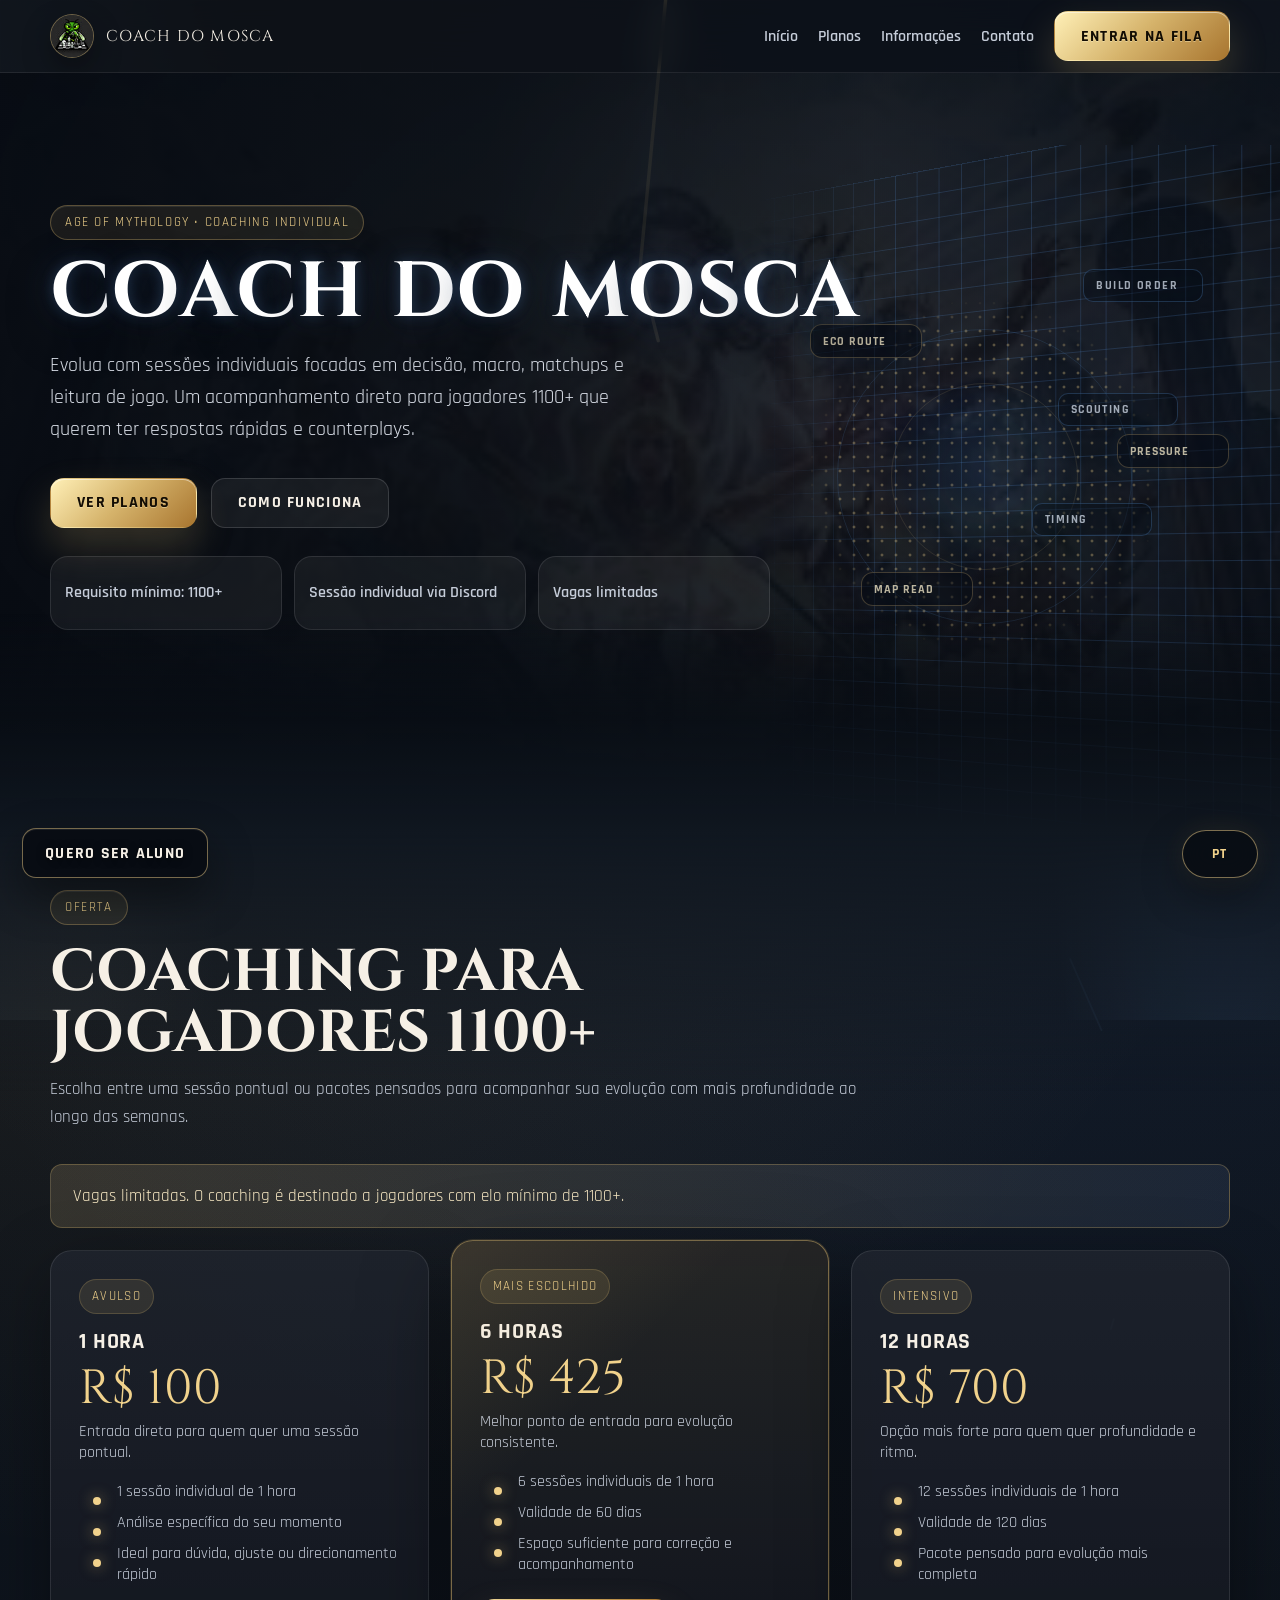
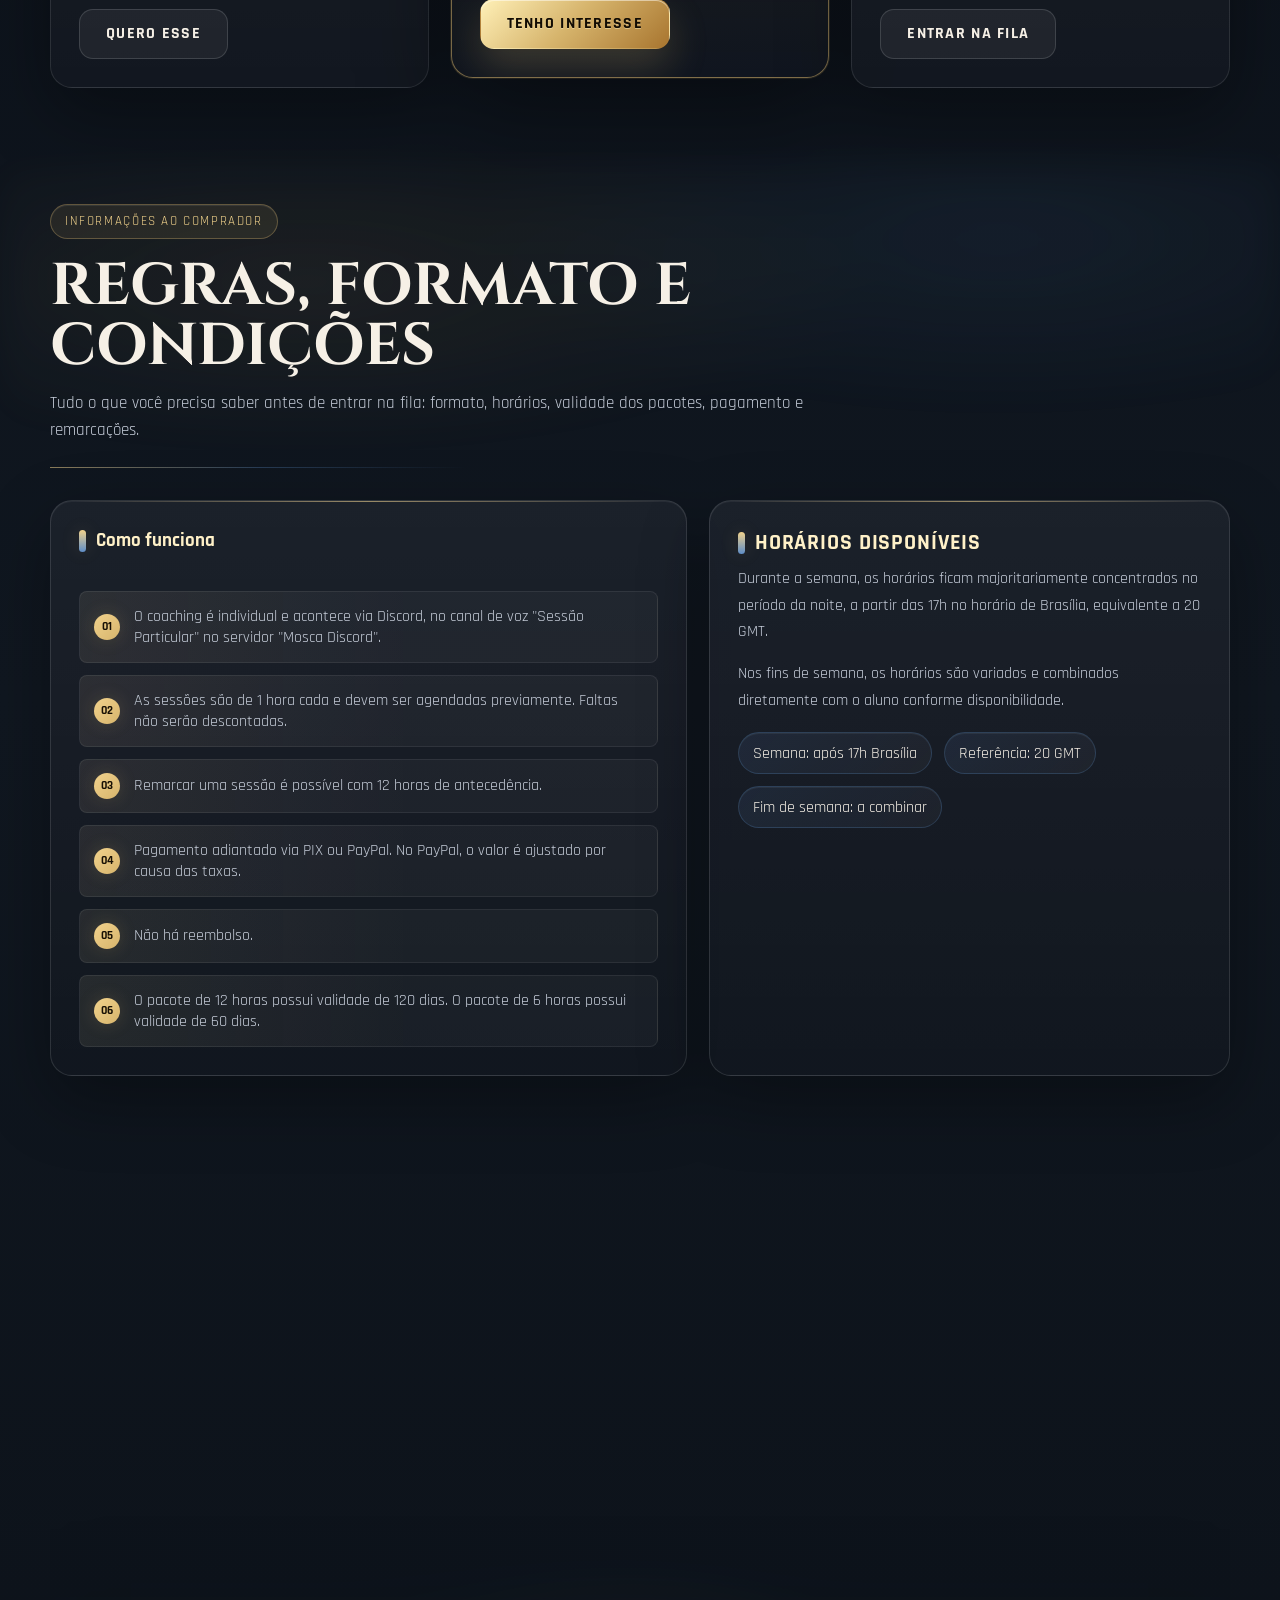
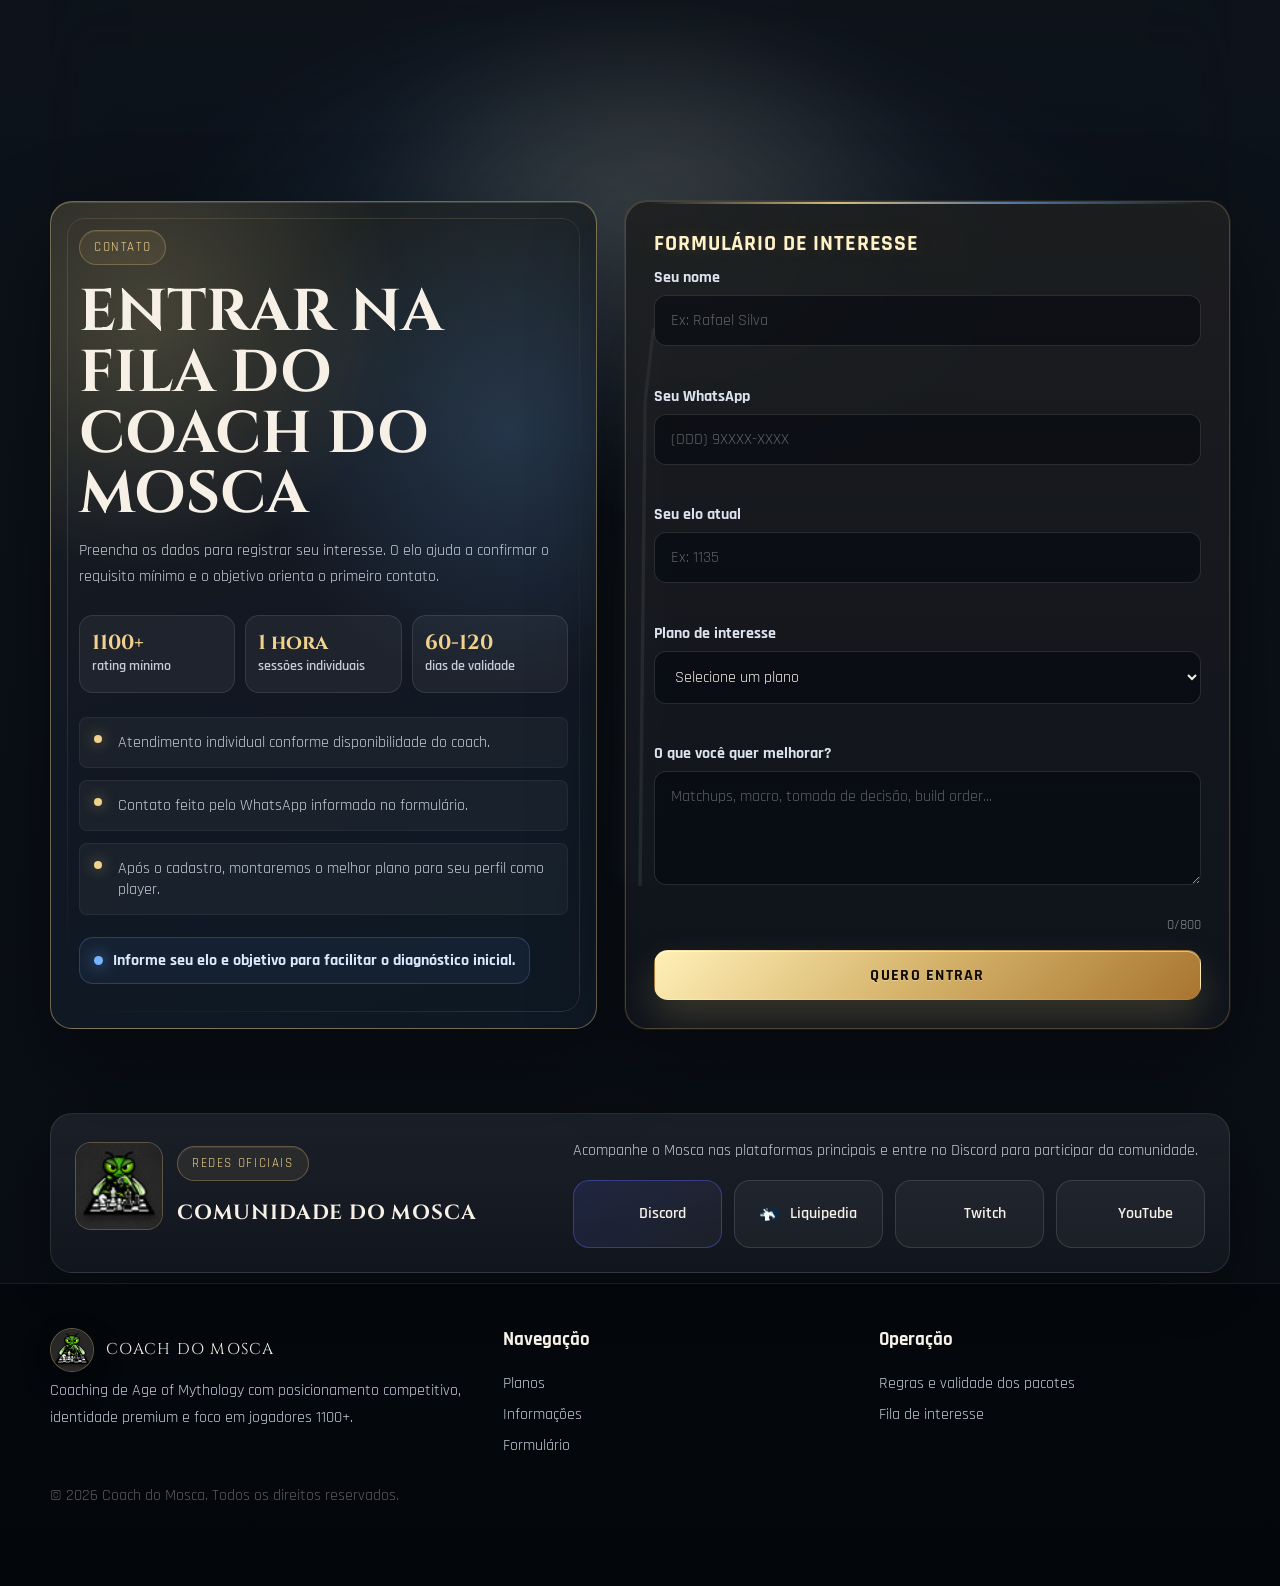
<file: index.html>
﻿<!DOCTYPE html>
<html lang="pt-BR">
<head>
    <meta charset="UTF-8">
    <meta name="viewport" content="width=device-width, initial-scale=1.0">
    <title>Coach do Mosca | Age of Mythology</title>
    <meta
        name="description"
        content="Coach do Mosca: coaching premium de Age of Mythology para jogadores 1100+ com aulas individuais, vagas limitadas e acompanhamento via Discord."
    >
    <link rel="icon" type="image/jpeg" href="IMAGENS/LOGO%20MOSCA.jpg">
    <link rel="apple-touch-icon" href="IMAGENS/LOGO%20MOSCA.jpg">
    <link rel="preconnect" href="https://fonts.googleapis.com">
    <link rel="preconnect" href="https://fonts.gstatic.com" crossorigin>
    <link href="https://fonts.googleapis.com/css2?family=Cinzel:wght@500;700;800&family=Rajdhani:wght@400;500;600;700&display=swap" rel="stylesheet">
    <style>
        :root {
            --color-bg: #090f18;
            --color-bg-deep: #070b12;
            --color-bg-elevated: #101826;
            --color-surface: rgba(11, 17, 26, 0.82);
            --color-surface-soft: rgba(255, 255, 255, 0.05);
            --color-surface-strong: rgba(255, 255, 255, 0.08);
            --color-border: rgba(255, 255, 255, 0.10);
            --color-border-gold: rgba(214, 180, 108, 0.28);
            --color-text: #f6f0e6;
            --color-text-soft: #c5ccd8;
            --color-text-muted: #7f8893;
            --color-gold: #d6b46c;
            --color-gold-strong: #f1d28c;
            --color-blue: #4f77b9;
            --color-blue-strong: #76b4ff;
            --color-red: #b5453c;
            --color-success: #61b490;
            --color-error: #d06b63;
            --font-display: Cinzel, Georgia, serif;
            --font-body: Rajdhani, "Segoe UI", Arial, sans-serif;
            --font-size-xs: 0.75rem;
            --font-size-sm: 0.875rem;
            --font-size-md: 1rem;
            --font-size-lg: 1.25rem;
            --font-size-xl: 2rem;
            --font-size-2xl: 3rem;
            --font-size-display: clamp(2.8rem, 6vw, 5.8rem);
            --space-1: 4px;
            --space-2: 8px;
            --space-3: 12px;
            --space-4: 16px;
            --space-5: 20px;
            --space-6: 24px;
            --space-8: 32px;
            --space-10: 40px;
            --space-12: 48px;
            --space-16: 64px;
            --radius-sm: 8px;
            --radius-md: 12px;
            --radius-lg: 16px;
            --radius-xl: 22px;
            --radius-pill: 999px;
            --shadow-panel: 0 24px 70px rgba(0, 0, 0, 0.34);
            --shadow-panel-strong: 0 32px 92px rgba(0, 0, 0, 0.42);
            --shadow-focus: 0 0 0 4px rgba(214, 180, 108, 0.12);
            --layout-max-width: 1180px;
            --bg-night: var(--color-bg);
            --bg-deep: var(--color-bg-elevated);
            --bg-stone: #1b2430;
            --panel: var(--color-surface);
            --panel-soft: var(--color-surface-soft);
            --panel-strong: var(--color-surface-strong);
            --text-main: var(--color-text);
            --text-soft: var(--color-text-soft);
            --gold: var(--color-gold);
            --gold-bright: var(--color-gold-strong);
            --royal-blue: var(--color-blue);
            --war-red: var(--color-red);
            --stone: var(--color-text-muted);
            --line: var(--color-border-gold);
            --success: var(--color-success);
            --danger: var(--color-error);
            --shadow: var(--shadow-panel);
            --max-width: var(--layout-max-width);
        }

        * {
            box-sizing: border-box;
        }

        html {
            scroll-behavior: smooth;
            overflow-x: hidden;
        }

        body {
            margin: 0;
            color: var(--text-main);
            font-family: "Rajdhani", "Segoe UI", sans-serif;
            background:
                linear-gradient(180deg, rgba(79, 119, 185, 0.1), transparent 22%),
                radial-gradient(circle at top right, rgba(181, 69, 60, 0.14), transparent 28%),
                linear-gradient(180deg, var(--bg-night) 0%, var(--bg-deep) 55%, #0b121d 100%);
            overflow-x: hidden;
        }

        a {
            color: inherit;
            text-decoration: none;
        }

        a:focus-visible,
        button:focus-visible,
        input:focus-visible,
        select:focus-visible,
        textarea:focus-visible {
            outline: none;
            border-color: var(--color-gold);
            box-shadow: var(--shadow-focus);
        }

        img {
            display: block;
            max-width: 100%;
        }

        h1,
        h2,
        h3,
        h4,
        p {
            margin-top: 0;
        }

        .container {
            width: min(calc(100% - 32px), var(--max-width));
            margin: 0 auto;
        }

        .display,
        .section-title,
        .brand,
        .price {
            font-family: "Cinzel", Georgia, serif;
        }

        .site-header {
            position: sticky;
            top: 0;
            z-index: 30;
            backdrop-filter: blur(16px);
            background: rgba(9, 15, 24, 0.88);
            border-bottom: 1px solid rgba(214, 180, 108, 0.12);
        }

        .nav-wrap {
            display: flex;
            align-items: center;
            justify-content: space-between;
            gap: 24px;
            min-height: 78px;
        }

        .brand {
            display: inline-flex;
            align-items: center;
            gap: 12px;
            font-size: 1.1rem;
            letter-spacing: 0.04em;
            text-transform: uppercase;
        }

        .brand-mark {
            width: 44px;
            height: 44px;
            display: grid;
            place-items: center;
            border-radius: 50%;
            color: #091018;
            background: linear-gradient(135deg, var(--gold-bright), var(--gold));
            box-shadow: 0 10px 28px rgba(214, 180, 108, 0.32);
        }

        .nav-links {
            display: flex;
            align-items: center;
            gap: 20px;
            flex-wrap: wrap;
            justify-content: flex-end;
        }

        .nav-links a {
            color: var(--text-soft);
            font-size: 1.02rem;
            transition: color 0.2s ease;
        }

        .nav-links a:hover {
            color: var(--text-main);
        }

        .btn {
            position: relative;
            overflow: hidden;
            display: inline-flex;
            align-items: center;
            justify-content: center;
            min-height: 52px;
            padding: 0 26px;
            border: 1px solid transparent;
            border-radius: 999px;
            font-family: "Rajdhani", sans-serif;
            font-size: 1rem;
            font-weight: 700;
            letter-spacing: 0.04em;
            text-transform: uppercase;
            cursor: pointer;
            transition: transform 0.24s ease, box-shadow 0.24s ease, border-color 0.24s ease, background 0.24s ease;
        }

        .btn::after {
            content: "";
            position: absolute;
            top: -45%;
            bottom: -45%;
            left: -80%;
            width: 44%;
            background: linear-gradient(115deg, transparent 0%, rgba(255, 255, 255, 0.15) 28%, rgba(255, 255, 255, 0.78) 50%, rgba(255, 232, 170, 0.32) 68%, transparent 100%);
            transform: translateX(0) skewX(-22deg);
            opacity: 0;
            pointer-events: none;
            border-radius: inherit;
        }

        .btn:hover {
            transform: translateY(-2px);
        }

        .btn:disabled,
        .btn[aria-disabled="true"] {
            cursor: not-allowed;
            opacity: 0.64;
            transform: none;
        }

        .btn:disabled::after,
        .btn[aria-disabled="true"]::after {
            display: none;
        }

        .btn:hover::after {
            animation: buttonFlash 520ms ease-out forwards;
        }

        .btn-primary {
            color: #120c03;
            text-shadow: 0 1px 0 rgba(255, 245, 205, 0.42);
            background: linear-gradient(135deg, var(--gold-bright), var(--gold));
            box-shadow: 0 14px 34px rgba(214, 180, 108, 0.26);
        }

        .btn-secondary {
            color: var(--text-main);
            background: rgba(79, 119, 185, 0.12);
            border-color: rgba(79, 119, 185, 0.35);
        }


        .floating-cta {
            position: fixed;
            left: max(22px, env(safe-area-inset-left));
            bottom: max(22px, env(safe-area-inset-bottom));
            z-index: 58;
            min-height: 50px;
            padding: 0 22px;
            border-radius: var(--radius-pill);
            border: 1px solid rgba(241, 210, 140, 0.48);
            color: #fff4d6;
            background: rgba(8, 12, 18, 0.9);
            box-shadow: 0 18px 44px rgba(0, 0, 0, 0.42), inset 0 1px 0 rgba(255, 255, 255, 0.08);
            backdrop-filter: blur(14px);
            text-shadow: 0 1px 8px rgba(0, 0, 0, 0.72);
            opacity: 1;
            transform: translateZ(0);
            visibility: visible;
            transition: opacity 0.28s ease, transform 0.28s ease, visibility 0s linear 0s, box-shadow 0.24s ease, border-color 0.24s ease, background 0.24s ease, color 0.24s ease;
        }

        .floating-cta:hover {
            transform: translateY(-3px);
            color: #fff8e6;
            border-color: rgba(255, 233, 171, 0.82);
            background: rgba(19, 24, 32, 0.94);
            box-shadow: 0 22px 54px rgba(0, 0, 0, 0.48), 0 0 28px rgba(214, 180, 108, 0.18), inset 0 1px 0 rgba(255, 255, 255, 0.1);
        }

        .floating-cta.is-clicked {
            animation: floatingCtaClick 520ms cubic-bezier(0.2, 0.8, 0.2, 1);
        }

        .floating-cta.is-hidden {
            opacity: 0;
            transform: translateY(12px) scale(0.96);
            visibility: hidden;
            pointer-events: none;
            transition-delay: 0s, 0s, 0.28s, 0s, 0s, 0s, 0s;
        }
        .btn-danger {
            color: #f9efea;
            background: rgba(181, 69, 60, 0.16);
            border-color: rgba(181, 69, 60, 0.4);
        }

        .eyebrow {
            display: inline-flex;
            align-items: center;
            gap: 10px;
            margin-bottom: 18px;
            padding: 8px 14px;
            border: 1px solid rgba(214, 180, 108, 0.24);
            border-radius: 999px;
            color: var(--gold-bright);
            background: rgba(214, 180, 108, 0.08);
            font-size: 0.84rem;
            letter-spacing: 0.12em;
            text-transform: uppercase;
        }

        .hero {
            padding: 76px 0 40px;
        }

        .hero-layout {
            display: grid;
            grid-template-columns: 1.15fr 0.85fr;
            gap: 32px;
            align-items: stretch;
        }

        .hero-copy {
            padding: 20px 0;
        }

        .display {
            position: relative;
            display: inline-block;
            margin-bottom: 18px;
            font-size: clamp(3rem, 6vw, 5.8rem);
            line-height: 0.94;
            text-transform: uppercase;
            color: #ffffff;
            text-shadow:
                0 2px 0 rgba(214, 180, 108, 0.14),
                0 0 16px rgba(79, 119, 185, 0.2),
                0 12px 40px rgba(0, 0, 0, 0.34);
            user-select: none;
            isolation: isolate;
        }

        .display-letter {
            position: relative;
            display: inline-block;
            color: #ffffff;
            transition: transform 0.2s ease, color 0.2s ease, text-shadow 0.2s ease, filter 0.2s ease;
            will-change: transform, filter;
        }

        .display-letter.is-space {
            width: 0.35em;
        }

        .display-word {
            display: inline-block;
            white-space: nowrap;
        }

        .display-letter:hover {
            color: #ffffff;
            transform: translateY(-2px) scale(1.05);
            text-shadow:
                0 0 9px rgba(86, 146, 255, 0.85),
                0 0 18px rgba(86, 146, 255, 0.52),
                0 0 30px rgba(214, 180, 108, 0.32);
            filter: brightness(1.08);
        }

        .title-particles {
            position: absolute;
            inset: -16px;
            pointer-events: none;
            z-index: 3;
        }

        .title-particle {
            position: absolute;
            width: 6px;
            height: 6px;
            border-radius: 999px;
            opacity: 0;
            mix-blend-mode: screen;
            animation: letterParticle 760ms cubic-bezier(0.2, 0.74, 0.28, 1) forwards;
        }

        .hero-copy p {
            max-width: 60ch;
            color: var(--text-soft);
            font-size: 1.15rem;
            line-height: 1.6;
        }

        .hero-actions {
            display: flex;
            align-items: center;
            gap: 14px;
            flex-wrap: wrap;
            margin-top: 28px;
        }

        .hero-meta {
            display: flex;
            gap: 14px;
            flex-wrap: wrap;
            margin-top: 28px;
        }

        .meta-pill {
            padding: 10px 14px;
            border-radius: 999px;
            border: 1px solid rgba(255, 255, 255, 0.1);
            background: rgba(255, 255, 255, 0.04);
            color: var(--text-soft);
        }

        .hero-visual {
            position: relative;
            overflow: hidden;
            min-height: 520px;
            padding: 30px;
            border: 1px solid var(--line);
            border-radius: 30px;
            background:
                linear-gradient(180deg, rgba(79, 119, 185, 0.14), rgba(9, 15, 24, 0.74)),
                linear-gradient(160deg, rgba(181, 69, 60, 0.14), transparent 45%),
                linear-gradient(135deg, rgba(214, 180, 108, 0.1), rgba(255, 255, 255, 0.03));
            box-shadow: var(--shadow);
        }

        .hero-visual::before {
            content: "";
            position: absolute;
            inset: 0;
            background:
                linear-gradient(transparent 88%, rgba(214, 180, 108, 0.08) 88%),
                linear-gradient(90deg, transparent 88%, rgba(79, 119, 185, 0.08) 88%);
            background-size: 100% 42px, 42px 100%;
            opacity: 0.25;
            pointer-events: none;
        }

        .visual-frame {
            position: relative;
            z-index: 1;
            height: 100%;
            display: grid;
            grid-template-rows: auto 1fr auto;
            gap: 18px;
        }

        .hero-crest {
            justify-self: start;
            padding: 10px 16px;
            border-radius: 999px;
            border: 1px solid rgba(214, 180, 108, 0.26);
            background: rgba(9, 15, 24, 0.42);
            color: var(--gold-bright);
            font-family: "Cinzel", serif;
            text-transform: uppercase;
        }

        .visual-core {
            display: grid;
            align-content: center;
            gap: 16px;
        }

        .visual-core strong {
            max-width: 10ch;
            font-family: "Cinzel", serif;
            font-size: clamp(2rem, 3vw, 3rem);
            line-height: 1.02;
            text-transform: uppercase;
        }

        .visual-core p,
        .hero-visual-footer {
            color: var(--text-soft);
            line-height: 1.6;
        }

        section {
            padding: 42px 0;
        }

        .section-header {
            max-width: 72ch;
            margin-bottom: 28px;
        }

        .section-title {
            margin-bottom: 12px;
            font-size: clamp(2rem, 4vw, 3.2rem);
            line-height: 1.03;
            text-transform: uppercase;
        }

        .section-header p {
            color: var(--text-soft);
            font-size: 1.08rem;
            line-height: 1.6;
        }

        .card-grid {
            display: grid;
            gap: 22px;
        }

        .card {
            border: 1px solid var(--line);
            border-radius: var(--radius-lg);
            background:
                linear-gradient(180deg, rgba(255, 255, 255, 0.04), rgba(255, 255, 255, 0.02)),
                var(--panel);
            box-shadow: var(--shadow);
        }

        .identity-grid {
            grid-template-columns: 0.95fr 1.05fr;
        }

        .identity-panel,
        .palette-panel,
        .system-panel,
        .offer-panel,
        .rules-panel,
        .testimonial-panel,
        .schedule-panel,
        .form-panel {
            padding: 28px;
        }

        .identity-copy p,
        .system-panel p,
        .offer-panel p,
        .rules-panel p,
        .schedule-panel p,
        .testimonial-panel p {
            color: var(--text-soft);
            line-height: 1.65;
        }

        .highlight-list,
        .rules-list,
        .reference-list {
            display: grid;
            gap: 12px;
            margin: 20px 0 0;
            padding: 0;
            list-style: none;
        }

        .highlight-list li,
        .rules-list li,
        .reference-list li {
            padding: 14px 16px;
            border-radius: var(--radius-sm);
            background: rgba(255, 255, 255, 0.04);
            border: 1px solid rgba(255, 255, 255, 0.06);
            color: var(--text-soft);
        }

        .swatch-grid {
            display: grid;
            grid-template-columns: repeat(2, 1fr);
            gap: 14px;
        }

        .swatch {
            min-height: 120px;
            padding: 18px;
            border-radius: var(--radius-md);
            display: grid;
            align-content: end;
            gap: 8px;
            color: #fdf9f1;
            box-shadow: inset 0 0 0 1px rgba(255, 255, 255, 0.08);
        }

        .swatch strong {
            font-size: 1rem;
        }

        .swatch span {
            font-size: 0.92rem;
            opacity: 0.92;
        }

        .swatch-gold { background: linear-gradient(160deg, #f1d28c, #b88a3d); color: #1a1205; }
        .swatch-blue { background: linear-gradient(160deg, #6c95da, #2e4f88); }
        .swatch-red { background: linear-gradient(160deg, #cf6a62, #8f2c27); }
        .swatch-stone { background: linear-gradient(160deg, #9ca3ab, #535c67); }

        .system-grid {
            grid-template-columns: repeat(3, 1fr);
        }

        .system-panel h3,
        .offer-panel h3,
        .testimonial-panel h3,
        .schedule-panel h3,
        .form-panel h3 {
            margin-bottom: 10px;
            font-size: 1.35rem;
            text-transform: uppercase;
            letter-spacing: 0.04em;
        }

        .ui-chip-row {
            display: flex;
            gap: 12px;
            flex-wrap: wrap;
            margin-top: 18px;
        }

        .ui-chip {
            padding: 10px 14px;
            border-radius: 999px;
            font-size: 0.98rem;
            color: var(--text-main);
            background: rgba(255, 255, 255, 0.04);
            border: 1px solid rgba(255, 255, 255, 0.08);
        }

        .pricing-grid {
            grid-template-columns: repeat(3, 1fr);
        }

        .offer-panel.featured {
            background:
                linear-gradient(180deg, rgba(214, 180, 108, 0.12), rgba(255, 255, 255, 0.02)),
                var(--panel);
        }

        .offer-tag {
            display: inline-flex;
            margin-bottom: 14px;
            padding: 8px 12px;
            border-radius: 999px;
            background: rgba(214, 180, 108, 0.1);
            color: var(--gold-bright);
            font-size: 0.84rem;
            letter-spacing: 0.1em;
            text-transform: uppercase;
        }

        .price {
            margin-bottom: 8px;
            font-size: 2.5rem;
            line-height: 1;
            color: var(--gold-bright);
        }

        .offer-note {
            margin-bottom: 18px;
            color: var(--text-soft);
            font-size: 1rem;
        }

        .offer-list {
            display: grid;
            gap: 10px;
            margin: 0 0 24px;
            padding-left: 18px;
            color: var(--text-soft);
        }

        .notice-band {
            padding: 20px 22px;
            border: 1px solid rgba(181, 69, 60, 0.26);
            border-radius: var(--radius-md);
            background: rgba(181, 69, 60, 0.08);
            color: #f4d4cf;
            font-size: 1.06rem;
        }

        .rules-grid {
            grid-template-columns: 1.1fr 0.9fr;
        }

        .testimonial-grid {
            grid-template-columns: repeat(3, 1fr);
        }

        .testimonial-panel strong {
            display: block;
            margin-bottom: 12px;
            color: var(--gold-bright);
            font-family: "Cinzel", serif;
            font-size: 1.05rem;
        }

        .testimonial-panel small {
            color: var(--stone);
        }

        .contact-grid {
            grid-template-columns: 0.95fr 1.05fr;
        }

        .form-panel form {
            display: grid;
            gap: 16px;
        }

        .field {
            display: grid;
            gap: 8px;
        }

        .field label {
            color: var(--text-soft);
            font-size: 0.98rem;
        }

        .field input,
        .field select,
        .field textarea {
            width: 100%;
            padding: 14px 16px;
            color: var(--text-main);
            font: inherit;
            border: 1px solid rgba(255, 255, 255, 0.1);
            border-radius: 14px;
            background: rgba(255, 255, 255, 0.05);
        }

        .field input:focus-visible,
        .field select:focus-visible,
        .field textarea:focus-visible {
            outline: none;
            border-color: var(--color-gold);
            box-shadow: var(--shadow-focus);
        }

        .field input::placeholder,
        .field textarea::placeholder {
            color: rgba(255, 255, 255, 0.34);
        }

        .field-error {
            min-height: 1.1em;
            color: var(--color-error);
            font-size: var(--font-size-sm);
            font-weight: 600;
        }

        .field.has-error input,
        .field.has-error select,
        .field.has-error textarea {
            border-color: var(--color-error);
            background: rgba(208, 107, 99, 0.08);
        }

        .form-meta {
            display: flex;
            justify-content: flex-end;
            color: var(--color-text-muted);
            font-size: var(--font-size-sm);
        }

        .community-section {
            padding: 26px 0 10px;
        }

        .community-card {
            border: 1px solid var(--line);
            border-radius: var(--radius-lg);
            background:
                linear-gradient(180deg, rgba(255, 255, 255, 0.04), rgba(255, 255, 255, 0.02)),
                var(--panel);
            box-shadow: var(--shadow);
            padding: 24px;
        }

        .community-top {
            display: flex;
            align-items: center;
            gap: 14px;
            margin-bottom: 14px;
        }

        .mosca-logo {
            width: 88px;
            height: 88px;
            border-radius: 16px;
            border: 1px solid rgba(214, 180, 108, 0.35);
            object-fit: cover;
            background: rgba(255, 255, 255, 0.03);
        }

        .community-card h3 {
            margin: 0;
            font-family: "Cinzel", serif;
            font-size: 1.28rem;
            text-transform: uppercase;
            letter-spacing: 0.04em;
        }

        .community-card p {
            color: var(--text-soft);
            line-height: 1.6;
            margin-bottom: 16px;
        }

        .community-grid {
            display: grid;
            grid-template-columns: repeat(2, 1fr);
            gap: 12px;
        }

        .community-link {
            --brand-color: var(--color-gold);
            --brand-glow: rgba(214, 180, 108, 0.26);
            display: flex;
            align-items: center;
            gap: 10px;
            min-height: 54px;
            padding: 0 14px;
            border-radius: 12px;
            border: 1px solid rgba(255, 255, 255, 0.12);
            background: rgba(255, 255, 255, 0.04);
            color: var(--text-main);
            font-weight: 600;
            transition: transform 0.2s ease, border-color 0.2s ease, background 0.2s ease, box-shadow 0.2s ease, color 0.2s ease;
        }

        .community-link:hover {
            transform: translateY(-2px);
            border-color: var(--brand-color);
            background:
                linear-gradient(135deg, color-mix(in srgb, var(--brand-color) 24%, transparent), rgba(255, 255, 255, 0.04));
            box-shadow:
                0 18px 42px var(--brand-glow),
                0 0 0 1px color-mix(in srgb, var(--brand-color) 32%, transparent),
                inset 0 1px 0 rgba(255, 255, 255, 0.16);
            color: #ffffff;
        }

        .community-link:hover img {
            filter: drop-shadow(0 0 10px var(--brand-color));
        }

        .community-link.discord {
            --brand-color: #5865f2;
            --brand-glow: rgba(88, 101, 242, 0.34);
        }

        .community-link.liquipedia {
            --brand-color: #4aa3df;
            --brand-glow: rgba(74, 163, 223, 0.32);
        }

        .community-link.twitch {
            --brand-color: #9146ff;
            --brand-glow: rgba(145, 70, 255, 0.36);
        }

        .community-link.youtube {
            --brand-color: #ff0000;
            --brand-glow: rgba(255, 0, 0, 0.32);
        }

        .community-link.disabled {
            cursor: not-allowed;
            opacity: 0.58;
        }

        .community-link.disabled:hover {
            transform: none;
            border-color: rgba(255, 255, 255, 0.12);
            background: rgba(255, 255, 255, 0.04);
        }

        .community-link img {
            width: 20px;
            height: 20px;
            flex: 0 0 auto;
            object-fit: contain;
        }

        .brand-mark img {
            width: 100%;
            height: 100%;
            object-fit: cover;
            border-radius: 50%;
        }

        .status,
        .loading,
        .success-message,
        .error-message {
            display: none;
            padding: 16px 18px;
            border-radius: 14px;
            font-weight: 600;
            line-height: 1.45;
        }

        .loading {
            background: rgba(79, 119, 185, 0.1);
            color: #c8d7f5;
            border: 1px solid rgba(79, 119, 185, 0.24);
        }

        .success-message {
            background: rgba(97, 180, 144, 0.14);
            color: #d1f0e0;
            border: 1px solid rgba(97, 180, 144, 0.24);
        }

        .error-message {
            background: rgba(208, 107, 99, 0.14);
            color: #ffd7d2;
            border: 1px solid rgba(208, 107, 99, 0.24);
        }

        .site-footer {
            padding: 44px 0 64px;
            border-top: 1px solid rgba(214, 180, 108, 0.12);
            background: rgba(0, 0, 0, 0.18);
        }

        .footer-layout {
            display: grid;
            grid-template-columns: 1.1fr 0.9fr 0.9fr;
            gap: 24px;
        }

        .footer-layout p,
        .footer-layout a {
            color: var(--text-soft);
            line-height: 1.7;
        }

        .footer-links {
            display: grid;
            gap: 4px;
        }

        .footer-note {
            margin-top: 26px;
            color: rgba(255, 255, 255, 0.34);
        }

        @keyframes letterParticle {
            0% {
                transform: translate(-50%, -50%) scale(0.45);
                opacity: 0;
            }
            14% {
                opacity: 1;
            }
            100% {
                transform: translate(calc(-50% + var(--dx, 0px)), calc(-50% + var(--dy, 0px))) scale(0.1);
                opacity: 0;
            }
        }

        @media (max-width: 1080px) {
            .hero-layout,
            .identity-grid,
            .system-grid,
            .pricing-grid,
            .rules-grid,
            .testimonial-grid,
            .contact-grid,
            .footer-layout {
                grid-template-columns: 1fr;
            }
        }

        @media (max-width: 760px) {
            .site-header {
                position: static;
            }

            .nav-wrap {
                padding: 18px 0;
                align-items: flex-start;
                flex-direction: column;
            }

            .nav-links {
                width: 100%;
                justify-content: flex-start;
                gap: 10px;
            }

            .hero {
                padding-top: 36px;
            }

            .display {
                font-size: clamp(2.05rem, 10vw, 3.2rem);
                line-height: 1.02;
            }

            .hero-copy p {
                font-size: 1rem;
            }

            .hero-actions {
                gap: 10px;
            }

            .hero-actions .btn {
                min-height: 46px;
                padding: 0 18px;
                font-size: 0.9rem;
            }

            .hero-visual {
                min-height: 360px;
            }

            .identity-panel,
            .palette-panel,
            .system-panel,
            .offer-panel,
            .rules-panel,
            .testimonial-panel,
            .schedule-panel,
            .form-panel {
                padding: 22px;
            }

            .swatch-grid {
                grid-template-columns: 1fr;
            }

            .community-grid {
                grid-template-columns: 1fr;
            }

            .contact-highlight {
                grid-template-columns: 1fr;
            }

        }

        @media (prefers-reduced-motion: reduce) {
            *,
            *::before,
            *::after {
                animation: none !important;
                transition: none !important;
                scroll-behavior: auto !important;
            }

            .cursor-aura,
            .edge-energy,
            .hero-effects,
            .title-particles {
                display: none !important;
            }
        }

        /* Premium redesign layer */
        body {
            min-height: 100vh;
            background:
                radial-gradient(circle at 14% 8%, rgba(214, 180, 108, 0.16), transparent 26%),
                radial-gradient(circle at 82% 4%, rgba(79, 119, 185, 0.22), transparent 30%),
                linear-gradient(180deg, #070b12 0%, #101720 48%, #080c12 100%);
            overflow-x: hidden;
        }

        body::before {
            content: "";
            position: fixed;
            inset: 0;
            z-index: -1;
            pointer-events: none;
            background:
                linear-gradient(rgba(255, 255, 255, 0.025) 1px, transparent 1px),
                linear-gradient(90deg, rgba(255, 255, 255, 0.018) 1px, transparent 1px);
            background-size: 72px 72px;
            mask-image: linear-gradient(180deg, rgba(0, 0, 0, 0.8), transparent 72%);
        }

        .site-header {
            background: rgba(7, 11, 18, 0.76);
            border-bottom-color: rgba(255, 255, 255, 0.08);
            box-shadow: 0 18px 50px rgba(0, 0, 0, 0.24);
        }

        .nav-wrap {
            min-height: 72px;
        }

        .brand {
            font-size: 0.98rem;
            letter-spacing: 0.08em;
        }

        .brand-mark {
            border: 1px solid rgba(214, 180, 108, 0.44);
            background: rgba(255, 255, 255, 0.08);
            box-shadow: 0 12px 28px rgba(0, 0, 0, 0.34);
        }

        .nav-links a:not(.btn) {
            position: relative;
            font-weight: 600;
        }

        .nav-links a:not(.btn)::after {
            content: "";
            position: absolute;
            left: 0;
            right: 0;
            bottom: -8px;
            height: 1px;
            transform: scaleX(0);
            transform-origin: center;
            background: var(--gold-bright);
            transition: transform 0.2s ease;
        }

        .nav-links a:not(.btn):hover::after {
            transform: scaleX(1);
        }

        .btn {
            min-height: 50px;
            border-radius: 14px;
            letter-spacing: 0.08em;
            color: inherit;
        }

        .btn-primary {
            color: #120c03;
            text-shadow: 0 1px 0 rgba(255, 245, 205, 0.42);
            background:
                linear-gradient(135deg, #fff0b7 0%, #d6b46c 48%, #a8752f 100%);
            box-shadow: 0 18px 38px rgba(214, 180, 108, 0.22), inset 0 1px 0 rgba(255, 255, 255, 0.48);
        }

        .nav-links .btn-primary {
            color: #120c03;
            font-weight: 800;
        }

        .nav-links .btn-primary::after {
            opacity: 0;
        }

        .btn-secondary {
            background: rgba(255, 255, 255, 0.055);
            border-color: rgba(255, 255, 255, 0.14);
        }

        .hero {
            position: relative;
            min-height: min(760px, calc(100vh - 72px));
            padding: 112px 0 72px;
            overflow: hidden;
            isolation: isolate;
        }

        .hero::before {
            content: "";
            position: absolute;
            inset: 0;
            z-index: -3;
            background-image: url("IMAGENS/AOM%20STANDARDjpg.jpg");
            background-size: cover;
            background-position: center 38%;
            opacity: 0.34;
            filter: saturate(0.78) contrast(1.04) brightness(0.78);
            transform: scale(1.03);
        }

        .hero::after {
            content: "";
            position: absolute;
            inset: 0;
            z-index: -2;
            pointer-events: none;
            background:
                linear-gradient(90deg, rgba(7, 11, 18, 0.96) 0%, rgba(8, 13, 20, 0.86) 38%, rgba(8, 13, 20, 0.52) 68%, rgba(8, 13, 20, 0.76) 100%),
                linear-gradient(180deg, rgba(7, 11, 18, 0.56) 0%, rgba(7, 11, 18, 0.2) 46%, #080c12 100%);
        }

        .hero-fade {
            position: absolute;
            left: 0;
            right: 0;
            bottom: -1px;
            z-index: 0;
            height: 220px;
            pointer-events: none;
            background:
                linear-gradient(180deg, rgba(8, 12, 18, 0) 0%, rgba(9, 14, 21, 0.72) 48%, #101720 100%);
        }

        .cursor-aura {
            position: fixed;
            inset: 0;
            z-index: 1;
            pointer-events: none;
            opacity: 0.8;
            background:
                radial-gradient(circle 260px at var(--mouse-x, 50%) var(--mouse-y, 28%), rgba(79, 119, 185, 0.16), transparent 70%);
            mix-blend-mode: screen;
        }

        .edge-energy {
            position: fixed;
            top: -90px;
            bottom: -120px;
            z-index: 1;
            width: min(24vw, 360px);
            pointer-events: none;
            opacity: 0.72;
            overflow: visible;
            mix-blend-mode: screen;
        }

        .edge-energy-left {
            left: 0;
            background:
                radial-gradient(ellipse at 0% 18%, rgba(118, 180, 255, 0.16), transparent 54%),
                radial-gradient(ellipse at 24% 72%, rgba(214, 180, 108, 0.11), transparent 48%),
                linear-gradient(90deg, rgba(118, 180, 255, 0.06), transparent 72%);
        }

        .edge-energy-right {
            right: 0;
            background:
                radial-gradient(ellipse at 100% 22%, rgba(214, 180, 108, 0.14), transparent 54%),
                radial-gradient(ellipse at 76% 76%, rgba(118, 180, 255, 0.13), transparent 48%),
                linear-gradient(270deg, rgba(118, 180, 255, 0.06), transparent 72%);
        }

        .edge-energy svg {
            position: absolute;
            top: 0;
            bottom: 0;
            width: 132%;
            height: calc(100% + 180px);
            overflow: visible;
        }

        .edge-energy-left svg {
            left: -10%;
        }

        .edge-energy-right svg {
            right: -10%;
        }

        .edge-bolt {
            fill: none;
            stroke: rgba(118, 180, 255, 0.42);
            stroke-width: 1.7;
            stroke-linecap: round;
            stroke-linejoin: round;
            vector-effect: non-scaling-stroke;
            filter:
                drop-shadow(0 0 8px rgba(118, 180, 255, 0.42))
                drop-shadow(0 0 18px rgba(214, 180, 108, 0.16));
        }

        .edge-bolt.gold {
            stroke: rgba(241, 210, 140, 0.32);
        }

        .edge-spark {
            fill: rgba(241, 210, 140, 0.52);
            opacity: 0;
            filter: drop-shadow(0 0 8px rgba(241, 210, 140, 0.34));
            transition: opacity 0.18s ease;
        }

        .edge-spark.is-live {
            opacity: 1;
        }

        .scroll-storm {
            position: absolute;
            top: 0;
            left: 0;
            z-index: 1;
            width: 100%;
            height: var(--storm-height, 3600px);
            pointer-events: none;
            opacity: 0.9;
            overflow: hidden;
        }

        .scroll-storm svg {
            position: absolute;
            inset: 0;
            width: 100%;
            height: 100%;
            overflow: visible;
        }

        .storm-main,
        .storm-branch {
            fill: none;
            stroke-linecap: round;
            stroke-linejoin: round;
            vector-effect: non-scaling-stroke;
        }

        .storm-main {
            stroke: url(#stormGradient);
            stroke-width: 3.4;
            filter: drop-shadow(0 0 10px rgba(105, 176, 255, 0.72)) drop-shadow(0 0 18px rgba(214, 180, 108, 0.34));
        }

        .storm-main-glow {
            fill: none;
            stroke: rgba(104, 177, 255, 0.18);
            stroke-width: 14;
            stroke-linecap: round;
            stroke-linejoin: round;
            vector-effect: non-scaling-stroke;
            filter: blur(8px);
        }

        .storm-branch {
            stroke: rgba(241, 210, 140, 0.78);
            stroke-width: 2.1;
            opacity: 0;
            filter: drop-shadow(0 0 8px rgba(241, 210, 140, 0.6));
            transition: opacity 0.18s ease;
        }

        .storm-branch.is-live {
            opacity: var(--branch-opacity, 0.82);
            animation: branchFlicker 1.8s ease-in-out infinite alternate;
        }

        .storm-fog {
            position: absolute;
            left: 0;
            right: 0;
            top: var(--storm-fog-top, 72%);
            height: 560px;
            opacity: var(--storm-fog-opacity, 0);
            background:
                radial-gradient(circle at 50% 38%, rgba(214, 180, 108, 0.18), transparent 34%),
                radial-gradient(circle at 44% 44%, rgba(104, 177, 255, 0.16), transparent 42%),
                radial-gradient(circle at 58% 52%, rgba(255, 255, 255, 0.1), transparent 36%),
                linear-gradient(180deg, transparent 0%, rgba(16, 23, 32, 0.5) 42%, transparent 100%);
            filter: blur(18px);
            transform: translateY(calc((1 - var(--storm-fog-opacity, 0)) * 70px));
            transition: opacity 0.2s ease, transform 0.2s ease;
        }

        .site-header,
        main,
        .site-footer {
            position: relative;
            z-index: 2;
        }

        .hero-effects {
            position: absolute;
            inset: 72px 0 0;
            z-index: -1;
            overflow: hidden;
            opacity: 0.92;
        }

        .hero-effects::before,
        .hero-effects::after,
        .hero-effects .mythic-radar,
        .hero-effects .data-panel,
        .hero-effects .data-dot {
            pointer-events: none;
        }

        .hero-effects::before {
            content: "";
            position: absolute;
            top: 0;
            right: -12%;
            width: 58%;
            height: 100%;
            background:
                linear-gradient(rgba(95, 158, 235, 0.2) 1px, transparent 1px),
                linear-gradient(90deg, rgba(95, 158, 235, 0.2) 1px, transparent 1px);
            background-size: 26px 26px;
            mask-image: linear-gradient(90deg, transparent 0%, #000 25%, #000 76%, transparent 100%);
            transform: perspective(760px) rotateY(-18deg) skewY(-2deg);
            animation: gridBreathe 8s ease-in-out infinite alternate;
        }

        .hero-effects::after {
            content: "";
            position: absolute;
            inset: 0;
            background:
                linear-gradient(115deg, transparent 0%, transparent 42%, rgba(214, 180, 108, 0.16) 48%, rgba(111, 169, 255, 0.24) 50%, transparent 56%, transparent 100%);
            transform: translateX(-120%);
            animation: cinematicSweep 7s ease-in-out infinite;
        }

        .data-dot {
            position: absolute;
            width: 5px;
            height: 5px;
            border-radius: 999px;
            background: rgba(104, 177, 255, 0.78);
            box-shadow: 0 0 16px rgba(104, 177, 255, 0.9);
            opacity: 0;
            animation: dataFloat var(--duration, 6s) ease-in-out infinite;
            animation-delay: var(--delay, 0s);
        }

        .data-dot:nth-child(3n) {
            background: rgba(241, 210, 140, 0.82);
            box-shadow: 0 0 14px rgba(241, 210, 140, 0.72);
        }

        .data-panel {
            position: absolute;
            right: var(--right, 8%);
            top: var(--top, 18%);
            min-width: 120px;
            padding: 8px 12px;
            border: 1px solid rgba(104, 177, 255, 0.24);
            border-radius: 10px;
            color: rgba(232, 242, 255, 0.74);
            background: rgba(5, 12, 22, 0.42);
            backdrop-filter: blur(10px);
            font-size: 0.76rem;
            font-weight: 700;
            letter-spacing: 0.12em;
            text-transform: uppercase;
            animation: panelDrift var(--duration, 9s) ease-in-out infinite;
            animation-delay: var(--delay, 0s);
        }

        .mythic-radar {
            position: absolute;
            right: 9%;
            top: 22%;
            width: min(360px, 32vw);
            aspect-ratio: 1;
            border-radius: 50%;
            opacity: 0.58;
            background:
                radial-gradient(circle at 50% 50%, rgba(104, 177, 255, 0.2), transparent 42%),
                radial-gradient(circle, rgba(241, 210, 140, 0.62) 1.3px, transparent 1.7px);
            background-size: auto, 14px 14px;
            mask-image: radial-gradient(circle, #000 0 58%, transparent 70%);
            filter: drop-shadow(0 0 22px rgba(104, 177, 255, 0.2));
            animation: radarFloat 9s ease-in-out infinite alternate;
        }

        .mythic-radar::before,
        .mythic-radar::after {
            content: "";
            position: absolute;
            inset: 9%;
            border-radius: 50%;
            border: 1px solid rgba(104, 177, 255, 0.22);
        }

        .mythic-radar::after {
            inset: 24%;
            border-color: rgba(241, 210, 140, 0.2);
            animation: radarPulse 3.8s ease-in-out infinite;
        }

        .radar-tag {
            position: absolute;
            pointer-events: auto;
            min-width: 112px;
            padding: 8px 12px;
            border: 1px solid rgba(241, 210, 140, 0.26);
            border-radius: 12px;
            background: rgba(7, 13, 22, 0.52);
            color: rgba(247, 235, 202, 0.82);
            backdrop-filter: blur(10px);
            font-size: 0.78rem;
            font-weight: 700;
            letter-spacing: 0.08em;
            text-transform: uppercase;
            box-shadow: 0 0 22px rgba(104, 177, 255, 0.08);
            animation: radarTagFloat var(--duration, 7s) ease-in-out infinite;
            animation-delay: var(--delay, 0s);
            transition: transform 0.2s ease, opacity 0.2s ease, border-color 0.2s ease, background 0.2s ease, box-shadow 0.2s ease, color 0.2s ease;
        }

        .radar-tag:hover {
            opacity: 1;
            color: #fff0bd;
            border-color: rgba(241, 210, 140, 0.84);
            background: rgba(19, 24, 30, 0.78);
            box-shadow:
                0 0 0 1px rgba(241, 210, 140, 0.16),
                0 0 26px rgba(241, 210, 140, 0.28),
                0 0 42px rgba(104, 177, 255, 0.16);
            transform: translateY(-4px) scale(1.06);
        }

        .hero-layout {
            display: block;
        }

        .hero-copy {
            max-width: 880px;
        }

        .eyebrow {
            border-color: rgba(214, 180, 108, 0.34);
            background: rgba(214, 180, 108, 0.095);
            box-shadow: inset 0 1px 0 rgba(255, 255, 255, 0.08);
        }

        .display {
            max-width: none;
            margin-bottom: 22px;
            font-size: clamp(3.15rem, 6.1vw, 6.2rem);
            line-height: 0.9;
            letter-spacing: 0;
            white-space: nowrap;
            text-shadow:
                0 0 14px rgba(118, 180, 255, 0.22),
                0 0 34px rgba(79, 119, 185, 0.22),
                0 15px 44px rgba(0, 0, 0, 0.54);
            animation: titlePulse 5s ease-in-out infinite;
        }

        .hero-copy p {
            max-width: 62ch;
            color: #d8dde6;
            font-size: 1.24rem;
        }

        .hero-actions {
            margin-top: 32px;
        }

        .hero-meta {
            display: grid;
            grid-template-columns: repeat(3, minmax(0, 1fr));
            gap: 12px;
            max-width: 720px;
        }

        .meta-pill {
            min-height: 74px;
            display: grid;
            align-content: center;
            border-radius: 18px;
            background: rgba(255, 255, 255, 0.052);
            border-color: rgba(255, 255, 255, 0.1);
            font-weight: 600;
            line-height: 1.25;
        }

        .reveal {
            opacity: 0;
            transform: translateY(26px);
            transition: opacity 0.7s ease, transform 0.7s ease;
        }

        .reveal.is-visible {
            opacity: 1;
            transform: translateY(0);
        }

        .hero-visual {
            display: none;
        }

        section {
            padding: 58px 0;
        }

        #planos {
            margin-top: -1px;
            background: linear-gradient(180deg, #101720 0%, rgba(16, 23, 32, 0) 260px);
        }

        #lead-form {
            position: relative;
            overflow: visible;
        }

        #lead-form::before {
            content: "";
            position: absolute;
            left: 50%;
            top: -260px;
            z-index: 0;
            width: min(1180px, 138vw);
            height: 760px;
            transform: translateX(-50%);
            pointer-events: none;
            opacity: 0.72;
            background:
                radial-gradient(ellipse at 50% 42%, rgba(241, 210, 140, 0.18), transparent 34%),
                radial-gradient(ellipse at 46% 48%, rgba(104, 177, 255, 0.2), transparent 46%),
                radial-gradient(ellipse at 58% 54%, rgba(255, 255, 255, 0.1), transparent 44%),
                linear-gradient(180deg, transparent 0%, rgba(16, 23, 32, 0.12) 22%, rgba(16, 23, 32, 0.22) 52%, transparent 100%);
            filter: blur(30px);
            mask-image: linear-gradient(180deg, transparent 0%, #000 20%, #000 78%, transparent 100%);
        }

        #lead-form .container {
            position: relative;
            z-index: 1;
        }

        .section-header {
            max-width: 820px;
            margin-bottom: 32px;
        }

        .section-title {
            font-size: clamp(2.15rem, 4.6vw, 4rem);
            letter-spacing: 0;
        }

        .section-header p,
        .rules-panel p,
        .schedule-panel p,
        .testimonial-panel p,
        .community-card p,
        .footer-layout p {
            color: #c5ccd8;
        }

        .card,
        .community-card {
            border-color: rgba(255, 255, 255, 0.1);
            border-radius: 22px;
            background:
                linear-gradient(180deg, rgba(255, 255, 255, 0.072), rgba(255, 255, 255, 0.028)),
                rgba(11, 17, 26, 0.82);
            box-shadow: 0 24px 70px rgba(0, 0, 0, 0.34);
        }

        .offer-panel {
            position: relative;
            overflow: hidden;
            min-height: 100%;
            cursor: pointer;
            transition: transform 0.24s ease, border-color 0.24s ease, box-shadow 0.24s ease, background 0.24s ease;
        }

        .offer-panel::before {
            content: "";
            position: absolute;
            inset: 0;
            pointer-events: none;
            background: linear-gradient(135deg, rgba(214, 180, 108, 0.12), transparent 36%);
            opacity: 0;
            transition: opacity 0.2s ease;
        }

        .offer-panel:hover::before,
        .offer-panel.featured::before {
            opacity: 1;
        }

        .offer-panel:hover {
            transform: translateY(-4px) scale(1.015);
            border-color: rgba(241, 210, 140, 0.5);
            box-shadow:
                0 30px 82px rgba(0, 0, 0, 0.42),
                0 0 0 1px rgba(214, 180, 108, 0.12);
        }

        .offer-panel.featured {
            border-color: rgba(214, 180, 108, 0.52);
            transform: translateY(-10px);
            box-shadow: 0 32px 92px rgba(0, 0, 0, 0.42), 0 0 0 1px rgba(214, 180, 108, 0.16);
        }

        .offer-panel.featured:hover {
            transform: translateY(-10px) scale(1.015);
        }

        .offer-tag {
            border: 1px solid rgba(214, 180, 108, 0.22);
            background: rgba(214, 180, 108, 0.12);
        }

        .price {
            font-size: 3rem;
        }

        .offer-list {
            padding-left: 0;
            list-style: none;
        }

        .offer-list li,
        .rules-list li {
            position: relative;
            padding-left: 38px;
        }

        .offer-list li::before,
        .rules-list li::before {
            content: "";
            position: absolute;
            left: 14px;
            top: 1.05em;
            width: 8px;
            height: 8px;
            border-radius: 999px;
            background: var(--gold-bright);
            box-shadow: 0 0 14px rgba(214, 180, 108, 0.64);
        }

        .notice-band {
            border-color: rgba(214, 180, 108, 0.3);
            background:
                linear-gradient(90deg, rgba(214, 180, 108, 0.13), rgba(79, 119, 185, 0.08)),
                rgba(255, 255, 255, 0.035);
            color: #f8e9c4;
        }

        .rules-grid {
            align-items: stretch;
        }

        #informacoes {
            position: relative;
            isolation: isolate;
        }

        #informacoes::before {
            content: "";
            position: absolute;
            inset: 18px 0 auto;
            z-index: -1;
            height: 420px;
            pointer-events: none;
            background:
                radial-gradient(ellipse at 24% 28%, rgba(214, 180, 108, 0.09), transparent 42%),
                radial-gradient(ellipse at 78% 18%, rgba(118, 180, 255, 0.08), transparent 38%);
            filter: blur(18px);
            opacity: 0.82;
        }

        #informacoes .section-header {
            position: relative;
        }

        #informacoes .section-header::after {
            content: "";
            display: block;
            width: min(420px, 78vw);
            height: 1px;
            margin-top: 22px;
            background: linear-gradient(90deg, rgba(241, 210, 140, 0.54), rgba(118, 180, 255, 0.24), transparent);
        }

        #informacoes .rules-panel,
        #informacoes .schedule-panel {
            position: relative;
            overflow: hidden;
            border-color: rgba(255, 255, 255, 0.12);
            background:
                linear-gradient(180deg, rgba(255, 255, 255, 0.065), rgba(255, 255, 255, 0.024)),
                rgba(11, 17, 26, 0.86);
            box-shadow:
                0 24px 70px rgba(0, 0, 0, 0.32),
                inset 0 1px 0 rgba(255, 255, 255, 0.06);
        }

        #informacoes .rules-panel::before,
        #informacoes .schedule-panel::before {
            content: "";
            position: absolute;
            left: 24px;
            right: 24px;
            top: 0;
            height: 1px;
            pointer-events: none;
            background: linear-gradient(90deg, transparent, rgba(241, 210, 140, 0.56), transparent);
        }

        #informacoes .rules-panel h3,
        #informacoes .schedule-panel h3 {
            display: inline-flex;
            align-items: center;
            gap: 10px;
            color: #fff1c8;
        }

        #informacoes .rules-panel h3::before,
        #informacoes .schedule-panel h3::before {
            content: "";
            width: 7px;
            height: 22px;
            border-radius: 999px;
            background: linear-gradient(180deg, var(--color-gold-strong), rgba(118, 180, 255, 0.74));
            box-shadow: 0 0 18px rgba(214, 180, 108, 0.18);
        }

        #informacoes .rules-list {
            counter-reset: info-rule;
        }

        #informacoes .rules-list li {
            min-height: 54px;
            display: flex;
            align-items: center;
            padding-left: 54px;
            border-color: rgba(255, 255, 255, 0.075);
            background:
                linear-gradient(90deg, rgba(241, 210, 140, 0.055), transparent 58%),
                rgba(255, 255, 255, 0.035);
        }

        #informacoes .rules-list li::before {
            content: counter(info-rule, decimal-leading-zero);
            counter-increment: info-rule;
            left: 14px;
            top: 50%;
            width: 26px;
            height: 26px;
            display: grid;
            place-items: center;
            transform: translateY(-50%);
            color: #171005;
            background: linear-gradient(135deg, var(--color-gold-strong), var(--color-gold));
            box-shadow: 0 0 18px rgba(214, 180, 108, 0.18);
            font-size: 0.72rem;
            font-weight: 800;
        }

        #informacoes .ui-chip {
            border-color: rgba(118, 180, 255, 0.18);
            background:
                linear-gradient(135deg, rgba(118, 180, 255, 0.09), rgba(255, 255, 255, 0.035));
            box-shadow: inset 0 1px 0 rgba(255, 255, 255, 0.06);
        }

        .testimonial-panel {
            min-height: 220px;
            border-color: rgba(214, 180, 108, 0.28);
            box-shadow:
                0 24px 70px rgba(0, 0, 0, 0.34),
                inset 0 1px 0 rgba(255, 224, 157, 0.08);
            transition: transform 0.24s ease, border-color 0.24s ease, box-shadow 0.24s ease, background 0.24s ease;
        }

        .testimonial-panel:hover {
            transform: translateY(-8px);
            border-color: rgba(241, 210, 140, 0.78);
            background:
                linear-gradient(180deg, rgba(214, 180, 108, 0.12), rgba(255, 255, 255, 0.035)),
                rgba(11, 17, 26, 0.9);
            box-shadow:
                0 34px 90px rgba(0, 0, 0, 0.46),
                0 0 0 1px rgba(241, 210, 140, 0.16),
                0 0 38px rgba(214, 180, 108, 0.16),
                inset 0 1px 0 rgba(255, 235, 185, 0.18);
        }

        .testimonial-panel:hover strong {
            color: #ffe7a8;
            text-shadow: 0 0 18px rgba(214, 180, 108, 0.38);
        }

        .form-panel {
            border-color: rgba(214, 180, 108, 0.28);
        }

        #lead-form .contact-grid {
            align-items: stretch;
            gap: 28px;
        }

        .contact-invite,
        .form-panel {
            position: relative;
            overflow: hidden;
        }

        .contact-invite {
            min-height: 100%;
            border-color: rgba(241, 210, 140, 0.42);
            background:
                radial-gradient(circle at 18% 14%, rgba(241, 210, 140, 0.2), transparent 30%),
                radial-gradient(circle at 84% 28%, rgba(118, 180, 255, 0.18), transparent 34%),
                linear-gradient(160deg, rgba(214, 180, 108, 0.11), rgba(255, 255, 255, 0.035) 42%, rgba(79, 119, 185, 0.08)),
                rgba(11, 17, 26, 0.9);
            box-shadow:
                0 32px 92px rgba(0, 0, 0, 0.42),
                inset 0 1px 0 rgba(255, 237, 190, 0.14);
        }

        .contact-invite::before,
        .contact-invite::after,
        .form-panel::before {
            content: "";
            position: absolute;
            pointer-events: none;
        }

        .contact-invite::before {
            inset: 16px;
            border: 1px solid rgba(241, 210, 140, 0.14);
            border-radius: 18px;
            mask-image: linear-gradient(135deg, #000 0 34%, transparent 58%, #000 100%);
        }

        .contact-invite > * {
            position: relative;
            z-index: 1;
        }

        .contact-highlight {
            display: grid;
            grid-template-columns: repeat(3, minmax(0, 1fr));
            gap: 10px;
            margin: 24px 0;
        }

        .contact-stat {
            min-height: 78px;
            display: grid;
            align-content: center;
            gap: 4px;
            padding: 12px;
            border: 1px solid rgba(255, 255, 255, 0.1);
            border-radius: 14px;
            background: rgba(255, 255, 255, 0.052);
        }

        .contact-stat strong {
            color: var(--color-gold-strong);
            font-family: var(--font-display);
            font-size: 1.28rem;
            line-height: 1;
        }

        .contact-stat span {
            color: var(--color-text-soft);
            font-size: var(--font-size-sm);
            font-weight: 600;
            line-height: 1.2;
        }

        .contact-note {
            display: inline-flex;
            align-items: center;
            gap: 10px;
            margin-top: 22px;
            padding: 12px 14px;
            border: 1px solid rgba(118, 180, 255, 0.22);
            border-radius: 14px;
            color: #dceaff;
            background: rgba(79, 119, 185, 0.1);
            font-weight: 700;
        }

        .contact-note::before {
            content: "";
            width: 9px;
            height: 9px;
            flex: 0 0 auto;
            border-radius: 999px;
            background: var(--color-blue-strong);
            box-shadow: 0 0 16px rgba(118, 180, 255, 0.78);
        }

        .form-panel {
            background:
                linear-gradient(180deg, rgba(241, 210, 140, 0.09), rgba(255, 255, 255, 0.032)),
                rgba(7, 12, 20, 0.9);
            box-shadow:
                0 32px 92px rgba(0, 0, 0, 0.42),
                0 0 0 1px rgba(214, 180, 108, 0.1);
        }

        .form-panel::before {
            left: 24px;
            right: 24px;
            top: 0;
            height: 2px;
            background: linear-gradient(90deg, transparent, rgba(241, 210, 140, 0.86), rgba(118, 180, 255, 0.58), transparent);
        }

        .form-panel h3 {
            color: #fff2c8;
            text-shadow: 0 0 18px rgba(214, 180, 108, 0.18);
        }

        .field label {
            color: #dce3ee;
            font-weight: 700;
        }

        .field input,
        .field select,
        .field textarea {
            border-radius: 12px;
            background: rgba(2, 6, 12, 0.48);
            border-color: rgba(255, 255, 255, 0.12);
        }

        .community-card {
            display: grid;
            grid-template-columns: 0.75fr 1fr;
            gap: 24px;
            align-items: center;
        }

        .community-grid {
            grid-template-columns: repeat(4, 1fr);
        }

        .community-link.discord {
            border-color: rgba(88, 101, 242, 0.42);
            background:
                linear-gradient(135deg, rgba(88, 101, 242, 0.14), rgba(255, 255, 255, 0.04));
        }

        .community-link {
            justify-content: center;
            min-height: 68px;
            border-radius: 16px;
        }

        .language-widget {
            position: fixed;
            right: 22px;
            bottom: 22px;
            z-index: 60;
        }

        .language-toggle {
            min-height: 48px;
            min-width: 76px;
            padding: 0 16px;
            border: 1px solid rgba(241, 210, 140, 0.5);
            border-radius: 999px;
            color: var(--gold-bright);
            background: rgba(8, 12, 18, 0.82);
            backdrop-filter: blur(14px);
            font: 800 0.88rem "Rajdhani", sans-serif;
            letter-spacing: 0.08em;
            text-transform: uppercase;
            cursor: pointer;
            box-shadow: 0 16px 42px rgba(0, 0, 0, 0.34), 0 0 28px rgba(214, 180, 108, 0.1);
            transition: transform 0.2s ease, border-color 0.2s ease, background 0.2s ease, box-shadow 0.2s ease;
        }

        .language-toggle:hover,
        .language-widget.is-open .language-toggle {
            transform: translateY(-2px);
            border-color: rgba(241, 210, 140, 0.9);
            background: rgba(18, 20, 24, 0.92);
            box-shadow: 0 20px 48px rgba(0, 0, 0, 0.42), 0 0 34px rgba(214, 180, 108, 0.2);
        }

        .language-menu {
            position: absolute;
            right: 0;
            bottom: calc(100% + 10px);
            width: 190px;
            padding: 10px;
            border: 1px solid rgba(241, 210, 140, 0.28);
            border-radius: 18px;
            background: rgba(8, 12, 18, 0.9);
            backdrop-filter: blur(18px);
            box-shadow: 0 24px 70px rgba(0, 0, 0, 0.44);
            opacity: 0;
            transform: translateY(10px) scale(0.96);
            transform-origin: bottom right;
            pointer-events: none;
            transition: opacity 0.18s ease, transform 0.18s ease;
        }

        .language-widget.is-open .language-menu {
            opacity: 1;
            transform: translateY(0) scale(1);
            pointer-events: auto;
        }

        .language-option {
            width: 100%;
            min-height: 42px;
            display: flex;
            align-items: center;
            justify-content: space-between;
            gap: 12px;
            padding: 0 12px;
            border: 1px solid transparent;
            border-radius: 12px;
            color: #d8dde6;
            background: transparent;
            font: 700 0.95rem "Rajdhani", sans-serif;
            cursor: pointer;
            text-align: left;
            transition: background 0.18s ease, border-color 0.18s ease, color 0.18s ease;
        }

        .language-option:hover,
        .language-option.is-active {
            color: #fff0bd;
            border-color: rgba(241, 210, 140, 0.34);
            background: rgba(214, 180, 108, 0.1);
        }

        .language-option span:last-child {
            color: rgba(241, 210, 140, 0.76);
            font-size: 0.78rem;
            letter-spacing: 0.12em;
            text-transform: uppercase;
        }

        .site-footer {
            background: rgba(3, 6, 10, 0.66);
        }

        @keyframes gridBreathe {
            from {
                opacity: 0.24;
                transform: perspective(760px) rotateY(-18deg) skewY(-2deg) translateX(0);
            }
            to {
                opacity: 0.42;
                transform: perspective(760px) rotateY(-16deg) skewY(-2deg) translateX(-18px);
            }
        }

        @keyframes cinematicSweep {
            0%, 42% {
                transform: translateX(-120%);
                opacity: 0;
            }
            50% {
                opacity: 1;
            }
            64%, 100% {
                transform: translateX(120%);
                opacity: 0;
            }
        }

        @keyframes dataFloat {
            0%, 100% {
                opacity: 0;
                transform: translate3d(0, 16px, 0) scale(0.72);
            }
            25%, 70% {
                opacity: 0.95;
            }
            50% {
                transform: translate3d(var(--shift-x, -18px), var(--shift-y, -42px), 0) scale(1);
            }
        }

        @keyframes panelDrift {
            0%, 100% {
                opacity: 0.38;
                transform: translateY(0);
            }
            50% {
                opacity: 0.82;
                transform: translateY(-14px);
            }
        }

        @keyframes titlePulse {
            0%, 100% {
                filter: brightness(1);
                text-shadow:
                    0 0 12px rgba(118, 180, 255, 0.18),
                    0 0 30px rgba(79, 119, 185, 0.2),
                    0 15px 44px rgba(0, 0, 0, 0.54);
            }
            50% {
                filter: brightness(1.08);
                text-shadow:
                    0 0 18px rgba(118, 180, 255, 0.34),
                    0 0 46px rgba(79, 119, 185, 0.28),
                    0 15px 44px rgba(0, 0, 0, 0.54);
            }
        }

        @keyframes floatingCtaClick {
            0% {
                transform: translateZ(0) scale(1);
                box-shadow: 0 18px 44px rgba(0, 0, 0, 0.42), inset 0 1px 0 rgba(255, 255, 255, 0.08);
            }
            36% {
                transform: translateZ(0) scale(0.96);
                box-shadow: 0 10px 28px rgba(0, 0, 0, 0.38), 0 0 34px rgba(241, 210, 140, 0.28), inset 0 0 22px rgba(241, 210, 140, 0.1);
            }
            72% {
                transform: translateZ(0) scale(1.035);
                box-shadow: 0 20px 54px rgba(0, 0, 0, 0.46), 0 0 38px rgba(241, 210, 140, 0.22), inset 0 1px 0 rgba(255, 255, 255, 0.12);
            }
            100% {
                transform: translateZ(0) scale(1);
                box-shadow: 0 18px 44px rgba(0, 0, 0, 0.42), inset 0 1px 0 rgba(255, 255, 255, 0.08);
            }
        }

        @keyframes buttonFlash {
            0% {
                left: -80%;
                opacity: 0;
            }
            18% {
                opacity: 1;
            }
            100% {
                left: 135%;
                opacity: 0;
            }
        }

        @keyframes branchFlicker {
            0%, 100% {
                filter: drop-shadow(0 0 7px rgba(241, 210, 140, 0.48));
            }
            42% {
                filter: drop-shadow(0 0 13px rgba(105, 176, 255, 0.62)) drop-shadow(0 0 18px rgba(241, 210, 140, 0.28));
            }
            67% {
                filter: drop-shadow(0 0 9px rgba(241, 210, 140, 0.74));
            }
        }

        @keyframes radarFloat {
            from {
                transform: translate3d(0, 0, 0) rotate(-4deg);
            }
            to {
                transform: translate3d(-18px, 14px, 0) rotate(4deg);
            }
        }

        @keyframes radarPulse {
            0%, 100% {
                transform: scale(0.94);
                opacity: 0.42;
            }
            50% {
                transform: scale(1.08);
                opacity: 0.86;
            }
        }

        @keyframes radarTagFloat {
            0%, 100% {
                transform: translateY(0);
                opacity: 0.66;
            }
            50% {
                transform: translateY(-12px);
                opacity: 0.95;
            }
        }

        @media (max-width: 1080px) {
            .hero-layout {
                display: block;
            }

            .community-card {
                grid-template-columns: 1fr;
            }

            .community-grid {
                grid-template-columns: repeat(2, 1fr);
            }

        }

        @media (max-width: 760px) {
            .site-header {
                position: static;
            }

            .nav-wrap {
                gap: 14px;
            }

            .nav-links .btn {
                width: 100%;
            }

            .language-widget {
                right: max(14px, env(safe-area-inset-right));
                bottom: max(14px, env(safe-area-inset-bottom));
            }

            .language-toggle {
                min-width: 68px;
            }

            .language-menu {
                width: 190px;
                max-width: calc(100dvw - 28px);
                right: 0;
            }

            .hero {
                min-height: auto;
                padding: 64px 0 56px;
            }

            .display {
                max-width: none;
                font-size: clamp(2.1rem, 9.2vw, 3.6rem);
                white-space: normal;
                overflow-wrap: normal;
                word-break: normal;
            }

            .hero-meta,
            .community-grid {
                grid-template-columns: 1fr;
            }

            .meta-pill {
                min-height: 58px;
            }

            .hero::before {
                opacity: 0.28;
                background-position: 58% center;
            }

            .hero-effects {
                opacity: 0.54;
            }

            .hero-effects::before {
                width: 90%;
                right: -38%;
            }

            .mythic-radar,
            .radar-tag {
                display: none;
            }

            .scroll-storm {
                opacity: 0.72;
                z-index: 0;
                width: 100vw;
                max-width: 100vw;
            }

            .scroll-storm svg {
                width: 360%;
                left: -130%;
            }

            .edge-energy {
                display: none;
            }

            .hero-effects {
                max-width: 100vw;
            }

            .storm-main {
                stroke-width: 4.6;
                filter: drop-shadow(0 0 12px rgba(105, 176, 255, 0.92)) drop-shadow(0 0 18px rgba(214, 180, 108, 0.48));
            }

            .storm-main-glow {
                stroke-width: 18;
                opacity: 0.48;
            }

            .storm-branch {
                stroke-width: 2.8;
            }

            .offer-panel.featured {
                transform: none;
            }

        }

        @media (max-width: 760px) {
            .floating-cta {
                left: max(14px, env(safe-area-inset-left));
                right: calc(92px + env(safe-area-inset-right));
                bottom: max(14px, env(safe-area-inset-bottom));
                min-height: 46px;
                padding: 0 14px;
                font-size: 0.86rem;
                letter-spacing: 0.035em;
                white-space: nowrap;
            }
        }
    </style>
</head>
<body>
    <div class="cursor-aura" aria-hidden="true"></div>
    <div class="edge-energy edge-energy-left" aria-hidden="true">
        <svg viewBox="0 0 260 1200" preserveAspectRatio="none" focusable="false">
            <path class="edge-bolt" data-edge-path data-edge-duration="1" d="M86 -80 L58 88 L96 214 L48 348 L82 486 L42 632 L74 760 L48 914 L92 1048 L60 1280"/>
            <path class="edge-bolt gold" data-edge-path data-edge-delay="0.18" data-edge-duration="0.36" d="M120 80 L78 210 L112 312 L88 470"/>
            <path class="edge-bolt" data-edge-path data-edge-delay="0.52" data-edge-duration="0.28" d="M46 610 L126 688 L94 780 L150 900"/>
            <circle class="edge-spark" data-edge-spark="0.2" cx="96" cy="214" r="2.4"/>
            <circle class="edge-spark" data-edge-spark="0.58" cx="74" cy="760" r="2"/>
            <circle class="edge-spark" data-edge-spark="0.82" cx="92" cy="1048" r="2.2"/>
        </svg>
    </div>
    <div class="edge-energy edge-energy-right" aria-hidden="true">
        <svg viewBox="0 0 260 1200" preserveAspectRatio="none" focusable="false">
            <path class="edge-bolt" data-edge-path data-edge-duration="1" d="M208 -120 L182 70 L224 188 L194 344 L232 478 L170 624 L208 742 L154 908 L190 1034 L132 1320"/>
            <path class="edge-bolt gold" data-edge-path data-edge-delay="0.12" data-edge-duration="0.38" d="M164 36 L220 150 L186 256 L226 366 L198 514"/>
            <path class="edge-bolt" data-edge-path data-edge-delay="0.54" data-edge-duration="0.3" d="M174 624 L118 720 L152 798 L92 930 L126 1042"/>
            <circle class="edge-spark" data-edge-spark="0.18" cx="224" cy="188" r="2.4"/>
            <circle class="edge-spark" data-edge-spark="0.56" cx="170" cy="624" r="2"/>
            <circle class="edge-spark" data-edge-spark="0.84" cx="190" cy="1034" r="2.2"/>
        </svg>
    </div>
    <div class="scroll-storm" aria-hidden="true">
        <svg viewBox="0 0 1000 3200" preserveAspectRatio="none">
            <defs>
                <linearGradient id="stormGradient" x1="0" y1="0" x2="0" y2="1">
                    <stop offset="0%" stop-color="#f1d28c"/>
                    <stop offset="32%" stop-color="#76b4ff"/>
                    <stop offset="64%" stop-color="#f1d28c"/>
                    <stop offset="100%" stop-color="#e8edf8"/>
                </linearGradient>
            </defs>
            <path class="storm-main-glow" d="M520 0 L500 210 L545 390 L486 610 L528 780 L474 1025 L518 1210 L492 1475 L536 1660 L482 1895 L512 2120 L488 2365 L532 2575 L504 2820 L500 3200"/>
            <path class="storm-main" id="stormMainPath" d="M520 0 L500 210 L545 390 L486 610 L528 780 L474 1025 L518 1210 L492 1475 L536 1660 L482 1895 L512 2120 L488 2365 L532 2575 L504 2820 L500 3200"/>
            <path class="storm-branch" data-branch-at="0.16" d="M545 390 L650 318 L740 330 L815 270"/>
            <path class="storm-branch" data-branch-at="0.24" d="M486 610 L386 548 L284 572 L208 510"/>
            <path class="storm-branch" data-branch-at="0.35" d="M474 1025 L618 950 L705 980 L830 905"/>
            <path class="storm-branch" data-branch-at="0.46" d="M518 1210 L414 1298 L306 1270 L205 1360"/>
            <path class="storm-branch" data-branch-at="0.58" d="M536 1660 L670 1584 L790 1620 L902 1534"/>
            <path class="storm-branch" data-branch-at="0.7" d="M482 1895 L352 1980 L250 1948 L142 2028"/>
            <path class="storm-branch" data-branch-at="0.82" d="M488 2365 L628 2282 L742 2318 L862 2238"/>
            <path class="storm-branch" data-branch-at="0.91" d="M532 2575 L420 2662 L318 2638 L220 2728"/>
        </svg>
        <div class="storm-fog"></div>
    </div>
    <header class="site-header">
        <div class="container nav-wrap">
            <a class="brand" href="#inicio">
                <span class="brand-mark">
                    <img src="IMAGENS/LOGO%20MOSCA.jpg" alt="Logo Mosca">
                </span>
                <span>Coach do Mosca</span>
            </a>

            <nav class="nav-links">
                <a href="#inicio" data-i18n="nav.home">Início</a>
                <a href="#planos" data-i18n="nav.plans">Planos</a>
                <a href="#informacoes" data-i18n="nav.info">Informações</a>
                <a href="#contato" data-i18n="nav.contact">Contato</a>
                <a class="btn btn-primary" href="#lead-form" data-i18n="nav.cta">Entrar em contato</a>
            </nav>
        </div>
    </header>

    <div class="language-widget" id="languageWidget">
        <div class="language-menu" id="languageMenu" aria-hidden="true">
            <button class="language-option" type="button" data-lang-option="pt" tabindex="-1">
                <span>Português</span>
                <span>PT</span>
            </button>
            <button class="language-option" type="button" data-lang-option="en" tabindex="-1">
                <span>English</span>
                <span>EN</span>
            </button>
        </div>
        <button class="language-toggle" type="button" id="languageToggle" aria-label="Mudar idioma" aria-expanded="false">
            PT
        </button>
    </div>

    <a class="btn floating-cta" href="#lead-form" data-i18n="floating.cta">Quero ser aluno</a>

    <main>
        <section class="hero" id="inicio">
            <div class="hero-effects" aria-hidden="true">
                <div class="mythic-radar"></div>
                <span class="radar-tag" style="top: 26%; right: 28%; --duration: 8s;">Eco route</span>
                <span class="radar-tag" style="top: 42%; right: 4%; --duration: 7s; --delay: -2s;">Pressure</span>
                <span class="radar-tag" style="top: 62%; right: 24%; --duration: 9s; --delay: -4s;">Map read</span>
                <span class="data-panel" style="--top: 18%; --right: 6%; --duration: 8s;">Build order</span>
                <span class="data-panel" style="--top: 52%; --right: 10%; --duration: 10s; --delay: -3s;">Timing</span>
                <span class="data-panel" style="--top: 36%; --right: 8%; --duration: 9s; --delay: -5s;">Scouting</span>
            </div>
            <div class="hero-fade" aria-hidden="true"></div>
            <div class="container hero-layout">
                <div class="hero-copy">
                    <div class="eyebrow" data-i18n="hero.eyebrow">Age of Mythology • Coaching individual</div>
                    <h1 class="display" id="heroTitle" aria-label="Coach do Mosca">Coach do Mosca</h1>
                    <p data-i18n="hero.copy">
                        Evolua com sessões individuais focadas em decisão, macro, matchups e leitura de jogo.
                        Um acompanhamento direto para jogadores 1100+ que querem ter respostas rápidas
                        e counterplays.
                    </p>

                    <div class="hero-actions">
                        <a class="btn btn-primary" href="#planos" data-i18n="hero.primary">Ver planos</a>
                        <a class="btn btn-secondary" href="#informacoes" data-i18n="hero.secondary">Como funciona</a>
                    </div>

                    <div class="hero-meta">
                        <span class="meta-pill" data-i18n="hero.meta1">Requisito mínimo: 1100+</span>
                        <span class="meta-pill" data-i18n="hero.meta2">Sessão individual via Discord</span>
                        <span class="meta-pill" data-i18n="hero.meta3">Vagas limitadas</span>
                    </div>
                </div>

            </div>
        </section>

        <section id="planos">
            <div class="container">
                <div class="section-header">
                    <div class="eyebrow" data-i18n="offer.eyebrow">Oferta</div>
                    <h2 class="section-title" data-i18n="offer.title">Coaching para jogadores 1100+</h2>
                    <p data-i18n="offer.copy">
                        Escolha entre uma sessão pontual ou pacotes pensados para acompanhar sua evolução
                        com mais profundidade ao longo das semanas.
                    </p>
                </div>

                <div class="notice-band" data-i18n="offer.notice">
                    Vagas limitadas. O coaching é destinado a jogadores com elo mínimo de 1100+.
                </div>

                <div class="card-grid pricing-grid" style="margin-top: 22px;">
                    <article class="card offer-panel" data-plan-card="avulso-1h" tabindex="0" role="link">
                        <div class="offer-tag" data-i18n="plan.single.tag">Avulso</div>
                        <h3 data-i18n="plan.single.title">1 hora</h3>
                        <div class="price">R$ 100</div>
                        <div class="offer-note" data-i18n="plan.single.note">Entrada direta para quem quer uma sessão pontual.</div>
                        <ul class="offer-list">
                            <li data-i18n="plan.single.item1">1 sessão individual de 1 hora</li>
                            <li data-i18n="plan.single.item2">Análise específica do seu momento</li>
                            <li data-i18n="plan.single.item3">Ideal para dúvida, ajuste ou direcionamento rápido</li>
                        </ul>
                        <a class="btn btn-secondary" href="#lead-form" data-plan="avulso-1h" data-i18n="plan.single.cta">Quero esse</a>
                    </article>

                    <article class="card offer-panel featured" data-plan-card="pacote-6h" tabindex="0" role="link">
                        <div class="offer-tag" data-i18n="plan.mid.tag">Mais escolhido</div>
                        <h3 data-i18n="plan.mid.title">6 horas</h3>
                        <div class="price">R$ 425</div>
                        <div class="offer-note" data-i18n="plan.mid.note">Melhor ponto de entrada para evolução consistente.</div>
                        <ul class="offer-list">
                            <li data-i18n="plan.mid.item1">6 sessões individuais de 1 hora</li>
                            <li data-i18n="plan.mid.item2">Validade de 60 dias</li>
                            <li data-i18n="plan.mid.item3">Espaço suficiente para correção e acompanhamento</li>
                        </ul>
                        <a class="btn btn-primary" href="#lead-form" data-plan="pacote-6h" data-i18n="plan.mid.cta">Tenho interesse</a>
                    </article>

                    <article class="card offer-panel" data-plan-card="pacote-12h" tabindex="0" role="link">
                        <div class="offer-tag" data-i18n="plan.full.tag">Intensivo</div>
                        <h3 data-i18n="plan.full.title">12 horas</h3>
                        <div class="price">R$ 700</div>
                        <div class="offer-note" data-i18n="plan.full.note">Opção mais forte para quem quer profundidade e ritmo.</div>
                        <ul class="offer-list">
                            <li data-i18n="plan.full.item1">12 sessões individuais de 1 hora</li>
                            <li data-i18n="plan.full.item2">Validade de 120 dias</li>
                            <li data-i18n="plan.full.item3">Pacote pensado para evolução mais completa</li>
                        </ul>
                        <a class="btn btn-secondary" href="#lead-form" data-plan="pacote-12h" data-i18n="plan.full.cta">Entrar na fila</a>
                    </article>
                </div>
            </div>
        </section>

        <section id="informacoes">
            <div class="container">
                <div class="section-header">
                    <div class="eyebrow" data-i18n="info.eyebrow">Informações ao comprador</div>
                    <h2 class="section-title" data-i18n="info.title">Regras, formato e condições</h2>
                    <p data-i18n="info.copy">
                        Tudo o que você precisa saber antes de entrar na fila: formato, horários,
                        validade dos pacotes, pagamento e remarcações.
                    </p>
                </div>

                <div class="card-grid rules-grid">
                    <article class="card rules-panel">
                        <h3 data-i18n="info.rules.title">Como funciona</h3>
                        <ul class="rules-list">
                            <li data-i18n="info.rules.item1">O coaching é individual e acontece via Discord, no canal de voz "Sessão Particular" no servidor "Mosca Discord".</li>
                            <li data-i18n="info.rules.item2">As sessões são de 1 hora cada e devem ser agendadas previamente. Faltas não serão descontadas.</li>
                            <li data-i18n="info.rules.item3">Remarcar uma sessão é possível com 12 horas de antecedência.</li>
                            <li data-i18n="info.rules.item4">Pagamento adiantado via PIX ou PayPal. No PayPal, o valor é ajustado por causa das taxas.</li>
                            <li data-i18n="info.rules.item5">Não há reembolso.</li>
                            <li data-i18n="info.rules.item6">O pacote de 12 horas possui validade de 120 dias. O pacote de 6 horas possui validade de 60 dias.</li>
                        </ul>
                    </article>

                    <article class="card schedule-panel">
                        <h3 data-i18n="info.schedule.title">Horários disponíveis</h3>
                        <p data-i18n="info.schedule.copy1">
                            Durante a semana, os horários ficam majoritariamente concentrados no período da noite,
                            a partir das 17h no horário de Brasília, equivalente a 20 GMT.
                        </p>
                        <p data-i18n="info.schedule.copy2">
                            Nos fins de semana, os horários são variados e combinados diretamente com o aluno conforme disponibilidade.
                        </p>
                        <div class="ui-chip-row">
                            <span class="ui-chip" data-i18n="info.schedule.chip1">Semana: após 17h Brasília</span>
                            <span class="ui-chip" data-i18n="info.schedule.chip2">Referência: 20 GMT</span>
                            <span class="ui-chip" data-i18n="info.schedule.chip3">Fim de semana: a combinar</span>
                        </div>
                    </article>
                </div>
            </div>
        </section>

        <section>
            <div class="container">
                <div class="section-header">
                    <div class="eyebrow" data-i18n="method.eyebrow">Método</div>
                    <h2 class="section-title" data-i18n="method.title">Aula com foco no que muda seu jogo</h2>
                    <p data-i18n="method.copy">
                        A experiência foi organizada para passar confiança rapidamente: clareza de plano,
                        acompanhamento individual e uma jornada simples até o contato.
                    </p>
                </div>

                <div class="card-grid testimonial-grid">
                    <article class="card testimonial-panel">
                        <strong data-i18n="method.card1.title">Diagnóstico claro</strong>
                        <p data-i18n="method.card1.copy">
                            Identificação dos padrões que mais custam partidas: decisões atrasadas, economia sem plano e lutas mal escolhidas.
                        </p>
                        <small data-i18n="method.card1.small">Ideal para sair do piloto automático</small>
                    </article>

                    <article class="card testimonial-panel">
                        <strong data-i18n="method.card2.title">Plano de evolução</strong>
                        <p data-i18n="method.card2.copy">
                            Cada sessão fecha com prioridades práticas para aplicar nas próximas partidas e revisar no acompanhamento.
                        </p>
                        <small data-i18n="method.card2.small">Menos teoria solta, mais execução</small>
                    </article>

                    <article class="card testimonial-panel">
                        <strong data-i18n="method.card3.title">Leitura competitiva</strong>
                        <p data-i18n="method.card3.copy">
                            Ajustes em matchups, timing, scouting e tomada de decisão para jogar com mais consistência contra oponentes fortes.
                        </p>
                        <small data-i18n="method.card3.small">Foco em Age of Mythology</small>
                    </article>
                </div>
            </div>
        </section>

        <section id="lead-form">
            <div class="container card-grid contact-grid">
                <article class="card rules-panel contact-invite" id="contato">
                    <div class="eyebrow" data-i18n="contact.eyebrow">Contato</div>
                    <h2 class="section-title" data-i18n="contact.title">Quero evoluir no AOM com o mosca</h2>
                    <p data-i18n="contact.copy">
                        Preencha os dados para registrar seu perfil. Vamos criar o melhor plano
                        com base em seu estilo e elo.
                    </p>
                    <div class="contact-highlight" aria-label="Resumo do coaching">
                        <div class="contact-stat">
                            <strong>1100+</strong>
                            <span data-i18n="contact.stat1">rating mínimo</span>
                        </div>
                        <div class="contact-stat">
                            <strong data-i18n="contact.stat2Value">1 hora</strong>
                            <span data-i18n="contact.stat2">sessões individuais</span>
                        </div>
                        <div class="contact-stat">
                            <strong>60-120</strong>
                            <span data-i18n="contact.stat3">dias de validade</span>
                        </div>
                    </div>
                    <ul class="rules-list">
                        <li data-i18n="contact.item1">Atendimento individual conforme disponibilidade do coach.</li>
                        <li data-i18n="contact.item2">Contato feito pelo WhatsApp informado no formulário.</li>
                        <li data-i18n="contact.item3">Após o cadastro, montaremos o melhor plano para seu perfil como player.</li>
                    </ul>
                    <div class="contact-note" data-i18n="contact.note">Informe seu elo e objetivo para facilitar o diagnóstico inicial.</div>
                </article>

                <article class="card form-panel">
                    <h3 data-i18n="form.title">Formulário de interesse</h3>
                    <form id="leadForm" name="lead-mosca" method="POST" action="/" data-netlify="true" netlify-honeypot="bot-field" novalidate>
                        <input type="hidden" name="form-name" value="lead-mosca">
                        <input type="hidden" name="coach" value="Mosca">
                        <input type="hidden" name="data" id="dataEnvio">
                        <p style="display: none;">
                            <label>Não preencha este campo: <input name="bot-field"></label>
                        </p>
                        <div class="field" data-field="nome">
                            <label for="nome" data-i18n="form.name">Seu nome</label>
                            <input type="text" id="nome" name="nome" placeholder="Ex: Rafael Silva" data-i18n-placeholder="form.namePlaceholder" autocomplete="name" maxlength="80" required aria-describedby="nomeError">
                            <span class="field-error" id="nomeError" aria-live="polite"></span>
                        </div>

                        <div class="field" data-field="whatsapp">
                            <label for="whatsapp" data-i18n="form.whatsapp">Seu WhatsApp</label>
                            <input type="tel" id="whatsapp" name="whatsapp" placeholder="(DDD) 9XXXX-XXXX" autocomplete="tel" inputmode="tel" maxlength="24" required aria-describedby="whatsappError">
                            <span class="field-error" id="whatsappError" aria-live="polite"></span>
                        </div>

                        <div class="field" data-field="elo">
                            <label for="elo" data-i18n="form.elo">Seu elo atual</label>
                            <input type="number" id="elo" name="elo" placeholder="Ex: 1135" min="1100" max="3000" step="50" required aria-describedby="eloError">
                            <span class="field-error" id="eloError" aria-live="polite"></span>
                        </div>

                        <div class="field" data-field="plano">
                            <label for="plano" data-i18n="form.plan">Plano de interesse</label>
                            <select id="plano" name="plano" required aria-describedby="planoError">
                                <option value="" data-i18n="form.planPlaceholder">Selecione um plano</option>
                                <option value="avulso-1h" data-i18n="form.planSingle">Avulso (1h) - R$ 100</option>
                                <option value="pacote-6h" data-i18n="form.planMid">Pacote 6h - R$ 425</option>
                                <option value="pacote-12h" data-i18n="form.planFull">Pacote 12h - R$ 700</option>
                            </select>
                            <span class="field-error" id="planoError" aria-live="polite"></span>
                        </div>

                        <div class="field" data-field="objetivo">
                            <label for="objetivo" data-i18n="form.goal">O que você quer melhorar?</label>
                            <textarea id="objetivo" name="objetivo" rows="4" maxlength="800" placeholder="Matchups, macro, tomada de decisão, build order..." data-i18n-placeholder="form.goalPlaceholder" required aria-describedby="objetivoError objetivoCounter"></textarea>
                            <span class="field-error" id="objetivoError" aria-live="polite"></span>
                            <span class="form-meta" id="objetivoCounter">0/800</span>
                        </div>

                        <div class="loading" id="loadingMessage" role="status" aria-live="polite" data-i18n="form.loading">Enviando seu interesse...</div>
                        <div class="success-message" id="successMessage" role="status" aria-live="polite">
                            <span data-i18n="form.success">Cadastro enviado com sucesso. O lead foi salvo e a equipe pode seguir com o contato.</span>
                        </div>
                        <div class="error-message" id="errorMessage" role="alert" aria-live="assertive">
                            <span data-i18n="form.serverError">O servidor não respondeu agora. Revise a conexão e tente novamente.</span>
                        </div>

                        <button class="btn btn-primary" id="submitButton" type="submit" data-i18n="form.submit">Quero entrar</button>
                    </form>
                </article>
            </div>
        </section>

        <section class="community-section" id="comunidade">
            <div class="container">
                <article class="community-card">
                    <div class="community-top">
                        <img class="mosca-logo" src="IMAGENS/LOGO%20MOSCA.jpg" alt="Logo do Mosca" loading="lazy" decoding="async">
                        <div>
                            <div class="eyebrow" data-i18n="community.eyebrow">Redes oficiais</div>
                            <h3 data-i18n="community.title">Comunidade do Mosca</h3>
                        </div>
                    </div>
                    <div>
                        <p data-i18n="community.copy">
                            Acompanhe o Mosca nas plataformas principais e entre no Discord para participar da comunidade.
                        </p>
                        <div class="community-grid">
                            <a class="community-link discord" href="https://discord.gg/9V3UsxMep" target="_blank" rel="noopener noreferrer">
                                <img src="IMAGENS/discord-white-icon.png" alt="" loading="lazy" decoding="async" aria-hidden="true">
                                <span>Discord</span>
                            </a>
                            <a class="community-link liquipedia" href="https://liquipedia.net/ageofempires/Mosca" target="_blank" rel="noopener noreferrer">
                                <img src="IMAGENS/luquipedia%20logo%202017.png" alt="" loading="lazy" decoding="async" aria-hidden="true">
                                <span>Liquipedia</span>
                            </a>
                            <a class="community-link twitch" href="https://www.twitch.tv/xmosca" target="_blank" rel="noopener noreferrer">
                                <img src="IMAGENS/twitch-white-icon.png" alt="" loading="lazy" decoding="async" aria-hidden="true">
                                <span>Twitch</span>
                            </a>
                            <a class="community-link youtube" href="https://www.youtube.com/@MoscaAoM" target="_blank" rel="noopener noreferrer">
                                <img src="IMAGENS/simbolo-do-youtube-white.png" alt="" loading="lazy" decoding="async" aria-hidden="true">
                                <span>YouTube</span>
                            </a>
                        </div>
                    </div>
                </article>
            </div>
        </section>

    </main>

    <footer class="site-footer">
        <div class="container">
            <div class="footer-layout">
                <div>
                    <div class="brand">
                        <span class="brand-mark">
                            <img src="IMAGENS/LOGO%20MOSCA.jpg" alt="Logo Mosca" loading="lazy" decoding="async">
                        </span>
                        <span>Coach do Mosca</span>
                    </div>
                    <p data-i18n="footer.copy">
                        Coaching de Age of Mythology com posicionamento competitivo, identidade
                        premium e foco em jogadores 1100+.
                    </p>
                </div>

                <div>
                    <h3 data-i18n="footer.navTitle">Navegação</h3>
                    <div class="footer-links">
                        <a href="#planos" data-i18n="nav.plans">Planos</a>
                        <a href="#informacoes" data-i18n="nav.info">Informações</a>
                        <a href="#lead-form" data-i18n="footer.form">Formulário</a>
                    </div>
                </div>

                <div>
                    <h3 data-i18n="footer.operationTitle">Operação</h3>
                    <div class="footer-links">
                        <a href="#informacoes" data-i18n="footer.rules">Regras e validade dos pacotes</a>
                        <a href="#contato" data-i18n="footer.queue">Fila de interesse</a>
                    </div>
                </div>
            </div>

            <p class="footer-note" data-i18n="footer.rights">&copy; 2026 Coach do Mosca. Todos os direitos reservados.</p>
        </div>
    </footer>

    <script>
        const translations = {
            pt: {
                "nav.home": "Início",
                "nav.plans": "Planos",
                "nav.info": "Informações",
                "nav.contact": "Contato",
                "nav.cta": "Entrar na fila",
                "hero.eyebrow": "Age of Mythology • Coaching individual",
                "hero.title": "Coach do Mosca",
                "hero.copy": "Evolua com sessões individuais focadas em decisão, macro, matchups e leitura de jogo. Um acompanhamento direto para jogadores 1100+ que querem ter respostas rápidas e counterplays.",
                "hero.primary": "Ver planos",
                "hero.secondary": "Como funciona",
                "hero.meta1": "Requisito mínimo: 1100+",
                "hero.meta2": "Sessão individual via Discord",
                "hero.meta3": "Vagas limitadas",
                "offer.eyebrow": "Oferta",
                "offer.title": "Coaching para jogadores 1100+",
                "offer.copy": "Escolha entre uma sessão pontual ou pacotes pensados para acompanhar sua evolução com mais profundidade ao longo das semanas.",
                "offer.notice": "Vagas limitadas. O coaching é destinado a jogadores com elo mínimo de 1100+.",
                "plan.single.tag": "Avulso",
                "plan.single.title": "1 hora",
                "plan.single.note": "Entrada direta para quem quer uma sessão pontual.",
                "plan.single.item1": "1 sessão individual de 1 hora",
                "plan.single.item2": "Análise específica do seu momento",
                "plan.single.item3": "Ideal para dúvida, ajuste ou direcionamento rápido",
                "plan.single.cta": "Quero esse",
                "plan.mid.tag": "Mais escolhido",
                "plan.mid.title": "6 horas",
                "plan.mid.note": "Melhor ponto de entrada para evolução consistente.",
                "plan.mid.item1": "6 sessões individuais de 1 hora",
                "plan.mid.item2": "Validade de 60 dias",
                "plan.mid.item3": "Espaço suficiente para correção e acompanhamento",
                "plan.mid.cta": "Tenho interesse",
                "plan.full.tag": "Intensivo",
                "plan.full.title": "12 horas",
                "plan.full.note": "Opção mais forte para quem quer profundidade e ritmo.",
                "plan.full.item1": "12 sessões individuais de 1 hora",
                "plan.full.item2": "Validade de 120 dias",
                "plan.full.item3": "Pacote pensado para evolução mais completa",
                "plan.full.cta": "Entrar na fila",
                "info.eyebrow": "Informações ao comprador",
                "info.title": "Regras, formato e condições",
                "info.copy": "Tudo o que você precisa saber antes de entrar na fila: formato, horários, validade dos pacotes, pagamento e remarcações.",
                "info.rules.title": "Como funciona",
                "info.rules.item1": "O coaching é individual e acontece via Discord, no canal de voz \"Sessão Particular\" no servidor \"Mosca Discord\".",
                "info.rules.item2": "As sessões são de 1 hora cada e devem ser agendadas previamente. Faltas não serão descontadas.",
                "info.rules.item3": "Remarcar uma sessão é possível com 12 horas de antecedência.",
                "info.rules.item4": "Pagamento adiantado via PIX ou PayPal. No PayPal, o valor é ajustado por causa das taxas.",
                "info.rules.item5": "Não há reembolso.",
                "info.rules.item6": "O pacote de 12 horas possui validade de 120 dias. O pacote de 6 horas possui validade de 60 dias.",
                "info.schedule.title": "Horários disponíveis",
                "info.schedule.copy1": "Durante a semana, os horários ficam majoritariamente concentrados no período da noite, a partir das 17h no horário de Brasília, equivalente a 20 GMT.",
                "info.schedule.copy2": "Nos fins de semana, os horários são variados e combinados diretamente com o aluno conforme disponibilidade.",
                "info.schedule.chip1": "Semana: após 17h Brasília",
                "info.schedule.chip2": "Referência: 20 GMT",
                "info.schedule.chip3": "Fim de semana: a combinar",
                "method.eyebrow": "Método",
                "method.title": "Aula com foco no que muda seu jogo",
                "method.copy": "A experiência foi organizada para passar confiança rapidamente: clareza de plano, acompanhamento individual e uma jornada simples até o contato.",
                "method.card1.title": "Diagnóstico claro",
                "method.card1.copy": "Identificação dos padrões que mais custam partidas: decisões atrasadas, economia sem plano e lutas mal escolhidas.",
                "method.card1.small": "Ideal para sair do piloto automático",
                "method.card2.title": "Plano de evolução",
                "method.card2.copy": "Cada sessão fecha com prioridades práticas para aplicar nas próximas partidas e revisar no acompanhamento.",
                "method.card2.small": "Menos teoria solta, mais execução",
                "method.card3.title": "Leitura competitiva",
                "method.card3.copy": "Ajustes em matchups, timing, scouting e tomada de decisão para jogar com mais consistência contra oponentes fortes.",
                "method.card3.small": "Foco em Age of Mythology",
                "contact.eyebrow": "Contato",
                "contact.title": "Entrar na fila do Coach do Mosca",
                "contact.copy": "Preencha os dados para registrar seu interesse. O elo ajuda a confirmar o requisito mínimo e o objetivo orienta o primeiro contato.",
                "contact.stat1": "rating mínimo",
                "contact.stat2Value": "1 hora",
                "contact.stat2": "sessões individuais",
                "contact.stat3": "dias de validade",
                "contact.item1": "Atendimento individual conforme disponibilidade do coach.",
                "contact.item2": "Contato feito pelo WhatsApp informado no formulário.",
                "contact.item3": "Após o cadastro, montaremos o melhor plano para seu perfil como player.",
                "contact.note": "Informe seu elo e objetivo para facilitar o diagnóstico inicial.",
                "form.title": "Formulário de interesse",
                "form.name": "Seu nome",
                "form.namePlaceholder": "Ex: Rafael Silva",
                "form.whatsapp": "Seu WhatsApp",
                "form.elo": "Seu elo atual",
                "form.plan": "Plano de interesse",
                "form.planPlaceholder": "Selecione um plano",
                "form.planSingle": "Avulso (1h) - R$ 100",
                "form.planMid": "Pacote 6h - R$ 425",
                "form.planFull": "Pacote 12h - R$ 700",
                "form.goal": "O que você quer melhorar?",
                "form.goalPlaceholder": "Matchups, macro, tomada de decisão, build order...",
                "form.loading": "Enviando seu interesse...",
                "form.success": "Cadastro enviado com sucesso. A equipe pode seguir com o contato pelo WhatsApp informado.",
                "form.serverError": "Não foi possível salvar o cadastro agora. Seus dados continuam no formulário para tentar novamente.",
                "form.requiredError": "Preencha este campo para continuar.",
                "form.eloError": "O coaching do Mosca exige elo mínimo de 1100+. Revise esse campo antes de enviar.",
                "form.eloMaxError": "Informe um elo até 3000.",
                "form.whatsappError": "Informe um WhatsApp com 10 a 15 dígitos.",
                "form.planError": "Escolha um dos planos disponíveis.",
                "form.goalLengthError": "Descreva seu objetivo com até 800 caracteres.",
                "form.submit": "Quero entrar",
                "floating.cta": "Quero ser aluno",
                "community.eyebrow": "Redes oficiais",
                "community.title": "Comunidade do Mosca",
                "community.copy": "Acompanhe o Mosca nas plataformas principais e entre no Discord para participar da comunidade.",
                "footer.copy": "Coaching de Age of Mythology com posicionamento competitivo, identidade premium e foco em jogadores 1100+.",
                "footer.navTitle": "Navegação",
                "footer.form": "Formulário",
                "footer.operationTitle": "Operação",
                "footer.rules": "Regras e validade dos pacotes",
                "footer.queue": "Fila de interesse",
                "footer.rights": "© 2026 Coach do Mosca. Todos os direitos reservados."
            },
            en: {
                "nav.home": "Home",
                "nav.plans": "Plans",
                "nav.info": "Info",
                "nav.contact": "Contact",
                "nav.cta": "Join the waitlist",
                "hero.eyebrow": "Age of Mythology • Private coaching",
                "hero.title": "Mosca Coaching",
                "hero.copy": "Improve through private sessions focused on decision-making, macro, matchups, and game reading. Direct coaching for 1100+ players who want faster answers and better counterplay.",
                "hero.primary": "View plans",
                "hero.secondary": "How it works",
                "hero.meta1": "Minimum rating: 1100+",
                "hero.meta2": "Private session on Discord",
                "hero.meta3": "Limited slots",
                "offer.eyebrow": "Offer",
                "offer.title": "Coaching for 1100+ players",
                "offer.copy": "Choose a one-off session or packages designed to support your improvement with more depth over several weeks.",
                "offer.notice": "Limited slots. Coaching is intended for players with a minimum 1100+ rating.",
                "plan.single.tag": "Single",
                "plan.single.title": "1 hour",
                "plan.single.note": "A direct option for players who want one focused session.",
                "plan.single.item1": "1 private 1-hour session",
                "plan.single.item2": "Specific analysis of your current level",
                "plan.single.item3": "Ideal for questions, adjustments, or quick direction",
                "plan.single.cta": "Choose this",
                "plan.mid.tag": "Most picked",
                "plan.mid.title": "6 hours",
                "plan.mid.note": "The best entry point for consistent improvement.",
                "plan.mid.item1": "6 private 1-hour sessions",
                "plan.mid.item2": "Valid for 60 days",
                "plan.mid.item3": "Enough time for correction and follow-up",
                "plan.mid.cta": "I'm interested",
                "plan.full.tag": "Intensive",
                "plan.full.title": "12 hours",
                "plan.full.note": "The strongest option for players who want depth and rhythm.",
                "plan.full.item1": "12 private 1-hour sessions",
                "plan.full.item2": "Valid for 120 days",
                "plan.full.item3": "A package designed for deeper improvement",
                "plan.full.cta": "Join the waitlist",
                "info.eyebrow": "Buyer information",
                "info.title": "Rules, format, and terms",
                "info.copy": "Everything you need to know before joining the waitlist: format, schedule, package validity, payment, and rescheduling.",
                "info.rules.title": "How it works",
                "info.rules.item1": "Coaching is private and takes place on Discord, in the \"Private Session\" voice channel on the \"Mosca Discord\" server.",
                "info.rules.item2": "Sessions are 1 hour each and must be scheduled in advance. No-shows will not be deducted.",
                "info.rules.item3": "Rescheduling is possible with 12 hours of notice.",
                "info.rules.item4": "Payment is upfront via PIX or PayPal. PayPal prices are adjusted to account for fees.",
                "info.rules.item5": "No refunds.",
                "info.rules.item6": "The 12-hour package is valid for 120 days. The 6-hour package is valid for 60 days.",
                "info.schedule.title": "Available times",
                "info.schedule.copy1": "On weekdays, sessions are mostly available at night, starting at 5 PM Brasília time, equivalent to 20 GMT.",
                "info.schedule.copy2": "On weekends, times vary and are arranged directly with the student based on availability.",
                "info.schedule.chip1": "Weekdays: after 5 PM Brasília",
                "info.schedule.chip2": "Reference: 20 GMT",
                "info.schedule.chip3": "Weekends: arranged individually",
                "method.eyebrow": "Method",
                "method.title": "Sessions focused on what changes your game",
                "method.copy": "The experience is structured to build confidence quickly: a clear plan, private follow-up, and a simple path to getting started.",
                "method.card1.title": "Clear diagnosis",
                "method.card1.copy": "Identify the patterns that cost the most games: delayed decisions, economy without a plan, and poorly chosen fights.",
                "method.card1.small": "Ideal for getting out of autopilot",
                "method.card2.title": "Improvement plan",
                "method.card2.copy": "Each session ends with practical priorities to apply in your next games and review during follow-up.",
                "method.card2.small": "Less loose theory, more execution",
                "method.card3.title": "Competitive reading",
                "method.card3.copy": "Adjust matchups, timing, scouting, and decision-making so you can play more consistently against stronger opponents.",
                "method.card3.small": "Focused on Age of Mythology",
                "contact.eyebrow": "Contact",
                "contact.title": "Join the Mosca Coaching waitlist",
                "contact.copy": "Fill in your details to register your interest. Your rating confirms the minimum requirement, and your goal helps guide the first contact.",
                "contact.stat1": "minimum rating",
                "contact.stat2Value": "1 hour",
                "contact.stat2": "private sessions",
                "contact.stat3": "days of validity",
                "contact.item1": "Private coaching based on the coach's availability.",
                "contact.item2": "Contact will be made through the WhatsApp number provided in the form.",
                "contact.item3": "After registration, we will build the best plan for your player profile.",
                "contact.note": "Share your rating and goal to make the initial diagnosis easier.",
                "form.title": "Interest form",
                "form.name": "Your name",
                "form.namePlaceholder": "Ex: Rafael Silva",
                "form.whatsapp": "Your WhatsApp",
                "form.elo": "Current rating",
                "form.plan": "Plan of interest",
                "form.planPlaceholder": "Select a plan",
                "form.planSingle": "Single (1h) - R$ 100",
                "form.planMid": "6h package - R$ 425",
                "form.planFull": "12h package - R$ 700",
                "form.goal": "What do you want to improve?",
                "form.goalPlaceholder": "Matchups, macro, decision-making, build order...",
                "form.loading": "Sending your interest...",
                "form.success": "Registration sent successfully. The team can follow up through the WhatsApp number provided.",
                "form.serverError": "Could not save the registration right now. Your data remains in the form so you can try again.",
                "form.requiredError": "Fill in this field to continue.",
                "form.eloError": "Mosca Coaching requires a minimum 1100+ rating. Please review this field before submitting.",
                "form.eloMaxError": "Enter a rating up to 3000.",
                "form.whatsappError": "Enter a WhatsApp number with 10 to 15 digits.",
                "form.planError": "Choose one of the available plans.",
                "form.goalLengthError": "Describe your goal in up to 800 characters.",
                "form.submit": "Join now",
                "floating.cta": "Become a student",
                "community.eyebrow": "Official links",
                "community.title": "Mosca Community",
                "community.copy": "Follow Mosca on the main platforms and join Discord to take part in the community.",
                "footer.copy": "Age of Mythology coaching with competitive positioning, premium identity, and a focus on 1100+ players.",
                "footer.navTitle": "Navigation",
                "footer.form": "Form",
                "footer.operationTitle": "Operation",
                "footer.rules": "Rules and package validity",
                "footer.queue": "Interest waitlist",
                "footer.rights": "© 2026 Coach do Mosca. All rights reserved."
            }
        };

        const storedLang = localStorage.getItem("mosca_lang");
        let currentLang = Object.prototype.hasOwnProperty.call(translations, storedLang) ? storedLang : "pt";

        const leadForm = document.getElementById("leadForm");
        const submitButton = document.getElementById("submitButton");
        const loadingMessage = document.getElementById("loadingMessage");
        const successMessage = document.getElementById("successMessage");
        const errorMessage = document.getElementById("errorMessage");
        const objetivoInput = document.getElementById("objetivo");
        const objetivoCounter = document.getElementById("objetivoCounter");
        const languageToggle = document.getElementById("languageToggle");
        const languageWidget = document.getElementById("languageWidget");
        const languageMenu = document.getElementById("languageMenu");
        const validPlans = new Set(["avulso-1h", "pacote-6h", "pacote-12h"]);

        function t(key) {
            return translations[currentLang][key] || translations.pt[key] || key;
        }

        function applyLanguage(lang) {
            if (!Object.prototype.hasOwnProperty.call(translations, lang)) {
                lang = "pt";
            }
            currentLang = lang;
            localStorage.setItem("mosca_lang", lang);
            document.documentElement.lang = lang === "en" ? "en" : "pt-BR";

            document.querySelectorAll("[data-i18n]").forEach((element) => {
                element.textContent = t(element.dataset.i18n);
            });

            document.querySelectorAll("[data-i18n-placeholder]").forEach((element) => {
                element.placeholder = t(element.dataset.i18nPlaceholder);
            });

            if (languageToggle) {
                languageToggle.textContent = lang.toUpperCase();
                languageToggle.setAttribute("aria-label", lang === "en" ? "Language menu" : "Menu de idioma");
            }

            document.querySelectorAll("[data-lang-option]").forEach((button) => {
                button.classList.toggle("is-active", button.dataset.langOption === lang);
            });

            renderHeroTitle(t("hero.title"));
        }

        function setLanguageMenu(open) {
            if (!languageWidget || !languageToggle || !languageMenu) return;

            languageWidget.classList.toggle("is-open", open);
            languageToggle.setAttribute("aria-expanded", String(open));
            languageMenu.setAttribute("aria-hidden", String(!open));
            languageMenu.querySelectorAll("button").forEach((button) => {
                button.tabIndex = open ? 0 : -1;
            });
        }

        leadForm.addEventListener("submit", async function (event) {
            event.preventDefault();
            clearFieldErrors();

            const formData = getLeadPayload();
            const errors = validateLeadPayload(formData);

            if (Object.keys(errors).length > 0) {
                showFieldErrors(errors);
                toggleStatus("error");
                errorMessage.textContent = Object.values(errors)[0];
                return;
            }

            toggleStatus("loading");

            try {
                document.getElementById("dataEnvio").value = formData.data;
                await enviarLead(formData);
                toggleStatus("success");
                leadForm.reset();
                updateGoalCounter();
            } catch (error) {
                toggleStatus("error");
                errorMessage.textContent = t("form.serverError");
                console.error("Erro ao enviar lead:", error);
            }
        });

        function getLeadPayload() {
            return {
                coach: "Mosca",
                nome: document.getElementById("nome").value.trim(),
                whatsapp: document.getElementById("whatsapp").value.replace(/\D/g, ""),
                elo: Number(document.getElementById("elo").value),
                plano: document.getElementById("plano").value,
                objetivo: objetivoInput.value.trim(),
                data: new Date().toISOString()
            };
        }

        function validateLeadPayload(dados) {
            const errors = {};

            if (!dados.nome) {
                errors.nome = t("form.requiredError");
            }

            if (!/^\d{10,15}$/.test(dados.whatsapp)) {
                errors.whatsapp = t("form.whatsappError");
            }

            if (!Number.isInteger(dados.elo) || dados.elo < 1100) {
                errors.elo = t("form.eloError");
            } else if (dados.elo > 3000) {
                errors.elo = t("form.eloMaxError");
            }

            if (!validPlans.has(dados.plano)) {
                errors.plano = t("form.planError");
            }

            if (!dados.objetivo) {
                errors.objetivo = t("form.requiredError");
            } else if (dados.objetivo.length > 800) {
                errors.objetivo = t("form.goalLengthError");
            }

            return errors;
        }

        async function enviarLead(dados) {
            const payload = new URLSearchParams({
                "form-name": "lead-mosca",
                coach: dados.coach,
                nome: dados.nome,
                whatsapp: dados.whatsapp,
                elo: String(dados.elo),
                plano: dados.plano,
                objetivo: dados.objetivo,
                data: dados.data,
                "bot-field": ""
            });

            const response = await fetch("/", {
                method: "POST",
                headers: {
                    "Content-Type": "application/x-www-form-urlencoded"
                },
                body: payload.toString()
            });

            if (!response.ok) {
                throw new Error("Falha ao salvar lead no Netlify Forms.");
            }

            return response;
        }

        function clearFieldErrors() {
            leadForm.querySelectorAll(".field.has-error").forEach((field) => field.classList.remove("has-error"));
            leadForm.querySelectorAll(".field-error").forEach((message) => {
                message.textContent = "";
            });
        }

        function showFieldErrors(errors) {
            Object.entries(errors).forEach(([fieldName, message]) => {
                const field = leadForm.querySelector(`[data-field="${fieldName}"]`);
                const messageElement = document.getElementById(`${fieldName}Error`);
                const control = field?.querySelector("input, select, textarea");

                if (field) {
                    field.classList.add("has-error");
                }

                if (messageElement) {
                    messageElement.textContent = message;
                }

                if (control && fieldName === Object.keys(errors)[0]) {
                    control.focus();
                }
            });
        }

        function updateGoalCounter() {
            if (!objetivoInput || !objetivoCounter) return;
            objetivoCounter.textContent = `${objetivoInput.value.length}/800`;
        }

        function toggleStatus(type) {
            loadingMessage.style.display = type === "loading" ? "block" : "none";
            successMessage.style.display = type === "success" ? "block" : "none";
            errorMessage.style.display = type === "error" ? "block" : "none";
            submitButton.disabled = type === "loading";
            submitButton.setAttribute("aria-busy", String(type === "loading"));
        }

        function renderHeroTitle(text) {
            const title = document.getElementById("heroTitle");
            if (!title) return;

            const originalText = text || "";
            title.textContent = "";
            title.setAttribute("aria-label", originalText);

            const particlesLayer = document.createElement("span");
            particlesLayer.className = "title-particles";
            title.appendChild(particlesLayer);

            const fragment = document.createDocumentFragment();
            const words = originalText.split(" ");

            words.forEach((word, wordIndex) => {
                const wordSpan = document.createElement("span");
                wordSpan.className = "display-word";

                for (const char of word) {
                    const letter = document.createElement("span");
                    letter.className = "display-letter";
                    letter.textContent = char;
                    letter.addEventListener("mouseenter", (event) => emitLetterParticles(event.currentTarget, particlesLayer));
                    wordSpan.appendChild(letter);
                }

                fragment.appendChild(wordSpan);

                if (wordIndex < words.length - 1) {
                    const space = document.createElement("span");
                    space.className = "display-letter is-space";
                    space.textContent = "\u00a0";
                    fragment.appendChild(space);
                }
            });

            title.appendChild(fragment);
        }

        function initHeroTitleParticles() {
            renderHeroTitle(t("hero.title"));
        }

        function emitLetterParticles(letter, layer) {
            const letterRect = letter.getBoundingClientRect();
            const layerRect = layer.getBoundingClientRect();
            const centerX = (letterRect.left - layerRect.left) + (letterRect.width / 2);
            const centerY = (letterRect.top - layerRect.top) + (letterRect.height / 2);
            const total = 12;

            for (let i = 0; i < total; i += 1) {
                const particle = document.createElement("span");
                particle.className = "title-particle";

                const angle = Math.random() * Math.PI * 2;
                const distance = 16 + Math.random() * 30;
                const dx = Math.cos(angle) * distance;
                const dy = Math.sin(angle) * distance - (Math.random() * 10);
                const hueBlue = "rgba(86, 146, 255, 0.9)";
                const hueGold = "rgba(214, 180, 108, 0.8)";
                const color = Math.random() > 0.74 ? hueGold : hueBlue;

                particle.style.left = `${centerX}px`;
                particle.style.top = `${centerY}px`;
                particle.style.background = color;
                particle.style.boxShadow = `0 0 10px ${color}`;
                particle.style.setProperty("--dx", `${dx}px`);
                particle.style.setProperty("--dy", `${dy}px`);
                particle.style.width = `${3 + Math.random() * 4}px`;
                particle.style.height = particle.style.width;

                layer.appendChild(particle);
                particle.addEventListener("animationend", () => particle.remove(), { once: true });
            }
        }

        function initPremiumEffects() {
            if (window.matchMedia("(prefers-reduced-motion: reduce)").matches) return;

            const effectsLayer = document.querySelector(".hero-effects");

            if (effectsLayer) {
                const totalDots = window.matchMedia("(max-width: 760px)").matches ? 18 : 34;
                const fragment = document.createDocumentFragment();

                for (let i = 0; i < totalDots; i += 1) {
                    const dot = document.createElement("span");
                    dot.className = "data-dot";
                    dot.style.left = `${56 + Math.random() * 38}%`;
                    dot.style.top = `${12 + Math.random() * 70}%`;
                    dot.style.setProperty("--duration", `${4.5 + Math.random() * 5.5}s`);
                    dot.style.setProperty("--delay", `${Math.random() * -7}s`);
                    dot.style.setProperty("--shift-x", `${-34 + Math.random() * 68}px`);
                    dot.style.setProperty("--shift-y", `${-22 - Math.random() * 58}px`);
                    fragment.appendChild(dot);
                }

                effectsLayer.appendChild(fragment);
            }

            const revealItems = document.querySelectorAll(
                ".section-header, .notice-band, .offer-panel, .rules-panel, .schedule-panel, .testimonial-panel, .form-panel, .community-card"
            );

            revealItems.forEach((item) => item.classList.add("reveal"));

            if ("IntersectionObserver" in window) {
                const observer = new IntersectionObserver((entries) => {
                    entries.forEach((entry) => {
                        if (entry.isIntersecting) {
                            entry.target.classList.add("is-visible");
                            observer.unobserve(entry.target);
                        }
                    });
                }, { threshold: 0.12 });

                revealItems.forEach((item) => observer.observe(item));
            } else {
                revealItems.forEach((item) => item.classList.add("is-visible"));
            }

            window.addEventListener("pointermove", (event) => {
                document.documentElement.style.setProperty("--mouse-x", `${event.clientX}px`);
                document.documentElement.style.setProperty("--mouse-y", `${event.clientY}px`);
            }, { passive: true });
        }

        function initScrollStorm() {
            if (window.matchMedia("(prefers-reduced-motion: reduce)").matches) return;

            const storm = document.querySelector(".scroll-storm");
            const mainPath = document.getElementById("stormMainPath");
            const glowPath = document.querySelector(".storm-main-glow");
            const branches = document.querySelectorAll(".storm-branch");
            const contact = document.getElementById("lead-form");

            if (!storm || !mainPath || !contact) return;

            const mainLength = mainPath.getTotalLength();
            mainPath.style.strokeDasharray = mainLength;
            mainPath.style.strokeDashoffset = mainLength;

            if (glowPath) {
                glowPath.style.strokeDasharray = mainLength;
                glowPath.style.strokeDashoffset = mainLength;
            }

            branches.forEach((branch) => {
                const branchLength = branch.getTotalLength();
                branch.style.strokeDasharray = branchLength;
                branch.style.strokeDashoffset = branchLength;
            });

            let ticking = false;
            function clamp(value, min, max) {
                return Math.min(Math.max(value, min), max);
            }

            function updateStormMetrics() {
                const contactTop = contact.offsetTop;
                const contactMid = contactTop + (contact.offsetHeight * 0.42);
                storm.style.setProperty("--storm-height", `${Math.max(contactMid + 420, window.innerHeight)}px`);
                storm.style.setProperty("--storm-fog-top", `${Math.max(contactTop - 180, 0)}px`);
            }

            function updateStorm() {
                ticking = false;

                const contactTop = contact.offsetTop;
                const contactTarget = contactTop + (contact.offsetHeight * 0.32);
                const drawPoint = window.scrollY + (window.innerHeight * 0.42);
                const progress = clamp(drawPoint / contactTarget, 0, 1);
                const dashOffset = mainLength * (1 - progress);

                mainPath.style.strokeDashoffset = dashOffset;
                if (glowPath) {
                    glowPath.style.strokeDashoffset = dashOffset;
                    glowPath.style.opacity = 0.25 + (progress * 0.55);
                }

                branches.forEach((branch) => {
                    const branchAt = Number(branch.dataset.branchAt || 0);
                    const branchProgress = clamp((progress - branchAt) / 0.08, 0, 1);
                    const branchLength = branch.getTotalLength();
                    branch.style.strokeDashoffset = branchLength * (1 - branchProgress);
                    branch.style.setProperty("--branch-opacity", `${0.2 + branchProgress * 0.72}`);
                    branch.classList.toggle("is-live", branchProgress > 0.04);
                });

                const fogStart = contactTop - window.innerHeight * 0.55;
                const fogEnd = contactTop + contact.offsetHeight * 0.16;
                const fogProgress = clamp((window.scrollY - fogStart) / Math.max(fogEnd - fogStart, 1), 0, 1);
                storm.style.setProperty("--storm-fog-opacity", `${fogProgress}`);
            }

            function requestStormUpdate() {
                if (ticking) return;
                ticking = true;
                requestAnimationFrame(updateStorm);
            }

            updateStormMetrics();
            updateStorm();

            window.addEventListener("scroll", requestStormUpdate, { passive: true });
            window.addEventListener("resize", () => {
                updateStormMetrics();
                requestStormUpdate();
            });
        }

        function initEdgeEnergy() {
            if (window.matchMedia("(prefers-reduced-motion: reduce)").matches) return;
            if (window.matchMedia("(max-width: 760px)").matches) return;

            const paths = document.querySelectorAll("[data-edge-path]");
            const sparks = document.querySelectorAll("[data-edge-spark]");
            const contact = document.getElementById("lead-form");
            if (!paths.length) return;

            const pathData = Array.from(paths).map((path) => {
                const length = path.getTotalLength();
                path.style.strokeDasharray = length;
                path.style.strokeDashoffset = length;
                return {
                    delay: Number(path.dataset.edgeDelay || 0),
                    duration: Number(path.dataset.edgeDuration || 1),
                    length,
                    path
                };
            });

            let ticking = false;
            function clamp(value, min, max) {
                return Math.min(Math.max(value, min), max);
            }

            function updateEdges() {
                ticking = false;
                const target = contact
                    ? contact.offsetTop + (contact.offsetHeight * 0.18)
                    : Math.max(document.documentElement.scrollHeight - window.innerHeight, 1);
                const drawPoint = window.scrollY + (window.innerHeight * 0.42);
                const progress = clamp(drawPoint / Math.max(target, 1), 0, 1);

                pathData.forEach(({ delay, duration, length, path }) => {
                    const localProgress = clamp((progress - delay) / Math.max(duration, 0.01), 0, 1);
                    path.style.strokeDashoffset = length * (1 - localProgress);
                    path.style.opacity = 0.2 + (localProgress * 0.8);
                });

                sparks.forEach((spark) => {
                    const sparkAt = Number(spark.dataset.edgeSpark || 0);
                    spark.classList.toggle("is-live", progress >= sparkAt);
                });
            }

            function requestEdgeUpdate() {
                if (ticking) return;
                ticking = true;
                requestAnimationFrame(updateEdges);
            }

            updateEdges();
            window.addEventListener("scroll", requestEdgeUpdate, { passive: true });
            window.addEventListener("resize", requestEdgeUpdate);
        }

        document.getElementById("whatsapp").addEventListener("input", function (event) {
            let value = event.target.value.replace(/\D/g, "").slice(0, 15);

            if (value.length > 0) {
                if (value.length > 11) {
                    value = "+" + value;
                } else if (value.length <= 2) {
                    value = "(" + value;
                } else if (value.length <= 7) {
                    value = "(" + value.slice(0, 2) + ") " + value.slice(2);
                } else {
                    value = "(" + value.slice(0, 2) + ") " + value.slice(2, 7) + "-" + value.slice(7);
                }
            }

            event.target.value = value;
        });

        if (objetivoInput) {
            objetivoInput.addEventListener("input", updateGoalCounter);
            updateGoalCounter();
        }

        document.querySelectorAll("[data-plan]").forEach((link) => {
            link.addEventListener("click", () => {
                const planSelect = document.getElementById("plano");
                if (planSelect && validPlans.has(link.dataset.plan)) {
                    planSelect.value = link.dataset.plan;
                    planSelect.dispatchEvent(new Event("change", { bubbles: true }));
                }
            });
        });

        function selectPlanAndGoToForm(plan) {
            const planSelect = document.getElementById("plano");
            const leadSection = document.getElementById("lead-form");
            if (!planSelect || !leadSection || !validPlans.has(plan)) return;

            planSelect.value = plan;
            planSelect.dispatchEvent(new Event("change", { bubbles: true }));
            leadSection.scrollIntoView({ behavior: "smooth", block: "start" });
        }

        document.querySelectorAll("[data-plan-card]").forEach((card) => {
            card.addEventListener("click", (event) => {
                if (event.target.closest("a, button, input, select, textarea")) return;
                selectPlanAndGoToForm(card.dataset.planCard);
            });

            card.addEventListener("keydown", (event) => {
                if (event.key !== "Enter" && event.key !== " ") return;
                event.preventDefault();
                selectPlanAndGoToForm(card.dataset.planCard);
            });
        });

        if (languageToggle) {
            languageToggle.addEventListener("click", (event) => {
                event.stopPropagation();
                setLanguageMenu(!languageWidget.classList.contains("is-open"));
            });
        }

        document.querySelectorAll("[data-lang-option]").forEach((button) => {
            button.addEventListener("click", (event) => {
                event.stopPropagation();
                applyLanguage(button.dataset.langOption);
                setLanguageMenu(false);
            });
        });

        document.addEventListener("click", (event) => {
            if (!languageWidget || languageWidget.contains(event.target)) return;
            setLanguageMenu(false);
        });

        document.addEventListener("keydown", (event) => {
            if (event.key === "Escape") {
                setLanguageMenu(false);
            }
        });

        applyLanguage(currentLang);
        initHeroTitleParticles();
        initPremiumEffects();
        const floatingCta = document.querySelector(".floating-cta");
        const leadFormPanel = document.getElementById("lead-form");
        const reduceMotion = window.matchMedia("(prefers-reduced-motion: reduce)").matches;
        if (floatingCta) {
            if (!reduceMotion) {
                floatingCta.addEventListener("click", () => {
                    floatingCta.classList.remove("is-clicked");
                    void floatingCta.offsetWidth;
                    floatingCta.classList.add("is-clicked");
                    window.setTimeout(() => floatingCta.classList.remove("is-clicked"), 560);
                });
            }

            if (leadFormPanel && "IntersectionObserver" in window) {
                const leadFormObserver = new IntersectionObserver((entries) => {
                    const isFormVisible = entries.some((entry) => entry.isIntersecting);
                    floatingCta.classList.toggle("is-hidden", isFormVisible);
                    floatingCta.setAttribute("aria-hidden", String(isFormVisible));
                    floatingCta.tabIndex = isFormVisible ? -1 : 0;
                }, { threshold: 0.22, rootMargin: "-12% 0px -18% 0px" });
                leadFormObserver.observe(leadFormPanel);
            }
        }
        initScrollStorm();
        initEdgeEnergy();
    </script>
</body>
</html>
</file>
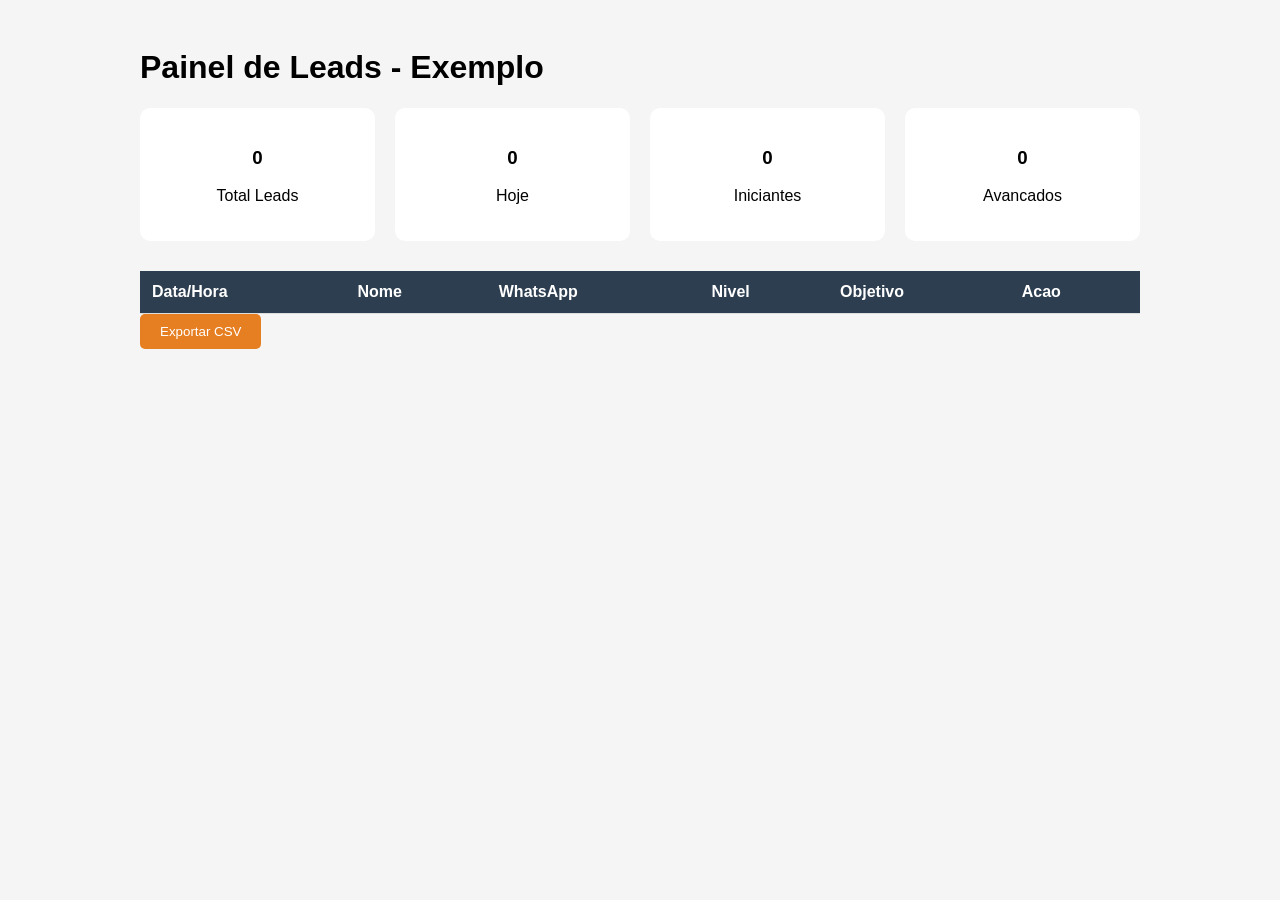
<file: exemplo_visualizacao_leads.html>
<!DOCTYPE html>
<html lang="pt-BR">
<head>
    <meta charset="UTF-8">
    <title>Painel de Leads - Exemplo</title>
    <style>
        body { font-family: Arial, sans-serif; padding: 20px; background: #f5f5f5; }
        .container { max-width: 1000px; margin: 0 auto; }
        table { background: white; width: 100%; border-collapse: collapse; }
        th, td { padding: 12px; text-align: left; border-bottom: 1px solid #ddd; }
        th { background: #2c3e50; color: white; }
        .btn { padding: 10px 20px; background: #e67e22; color: white; text-decoration: none; border: 0; border-radius: 5px; cursor: pointer; }
        .stats { display: grid; grid-template-columns: repeat(4, 1fr); gap: 20px; margin-bottom: 30px; }
        .stat-card { background: white; padding: 20px; border-radius: 10px; text-align: center; }
    </style>
</head>
<body>
    <div class="container">
        <h1>Painel de Leads - Exemplo</h1>

        <div class="stats">
            <div class="stat-card">
                <h3 id="totalLeads">0</h3>
                <p>Total Leads</p>
            </div>
            <div class="stat-card">
                <h3 id="hoje">0</h3>
                <p>Hoje</p>
            </div>
            <div class="stat-card">
                <h3 id="iniciantes">0</h3>
                <p>Iniciantes</p>
            </div>
            <div class="stat-card">
                <h3 id="avancados">0</h3>
                <p>Avancados</p>
            </div>
        </div>

        <table id="leadsTable">
            <thead>
                <tr>
                    <th>Data/Hora</th>
                    <th>Nome</th>
                    <th>WhatsApp</th>
                    <th>Nivel</th>
                    <th>Objetivo</th>
                    <th>Acao</th>
                </tr>
            </thead>
            <tbody id="leadsList"></tbody>
        </table>

        <button class="btn" id="exportCsvButton" type="button">Exportar CSV</button>
    </div>

    <script>
        function carregarLeads() {
            try {
                const leads = JSON.parse(localStorage.getItem("leads_kama") || "[]");
                return Array.isArray(leads) ? leads : [];
            } catch {
                return [];
            }
        }

        function atualizarStats(leads) {
            const hoje = new Date().toLocaleDateString("pt-BR");
            const leadsHoje = leads.filter((lead) => String(lead.data || "").startsWith(hoje));

            document.getElementById("totalLeads").textContent = leads.length;
            document.getElementById("hoje").textContent = leadsHoje.length;
            document.getElementById("iniciantes").textContent = leads.filter((lead) => lead.nivel === "iniciante").length;
            document.getElementById("avancados").textContent = leads.filter((lead) => lead.nivel === "avancado").length;
        }

        function appendCell(row, value) {
            const cell = document.createElement("td");
            cell.textContent = value == null ? "" : String(value);
            row.appendChild(cell);
        }

        function exibirLeads() {
            const leads = carregarLeads();
            const tbody = document.getElementById("leadsList");
            tbody.replaceChildren();

            leads.slice().reverse().forEach((lead) => {
                const row = document.createElement("tr");
                appendCell(row, lead.data);
                appendCell(row, lead.nome);
                appendCell(row, lead.whatsapp);
                appendCell(row, lead.nivel);
                appendCell(row, lead.objetivo);

                const actionCell = document.createElement("td");
                const whatsapp = String(lead.whatsapp || "").replace(/\D/g, "");
                if (whatsapp) {
                    const link = document.createElement("a");
                    link.className = "btn";
                    link.href = `https://wa.me/55${whatsapp}`;
                    link.target = "_blank";
                    link.rel = "noopener noreferrer";
                    link.textContent = "WhatsApp";
                    actionCell.appendChild(link);
                }
                row.appendChild(actionCell);
                tbody.appendChild(row);
            });

            atualizarStats(leads);
        }

        function csvSafe(value) {
            const text = value == null ? "" : String(value);
            const escaped = text.replaceAll('"', '""');
            const safe = /^[=+\-@\t\r]/.test(escaped) ? `'${escaped}` : escaped;
            return `"${safe}"`;
        }

        function exportCsv() {
            const leads = carregarLeads();
            let csv = "Data,Nome,WhatsApp,Nivel,Objetivo\n";

            leads.forEach((lead) => {
                csv += [
                    csvSafe(lead.data),
                    csvSafe(lead.nome),
                    csvSafe(lead.whatsapp),
                    csvSafe(lead.nivel),
                    csvSafe(lead.objetivo)
                ].join(",") + "\n";
            });

            const blob = new Blob([csv], { type: "text/csv" });
            const url = window.URL.createObjectURL(blob);
            const anchor = document.createElement("a");
            anchor.href = url;
            anchor.download = "leads_exemplo.csv";
            anchor.click();
            window.URL.revokeObjectURL(url);
        }

        document.getElementById("exportCsvButton").addEventListener("click", exportCsv);
        exibirLeads();
        setInterval(exibirLeads, 30000);
    </script>
</body>
</html>
</file>
